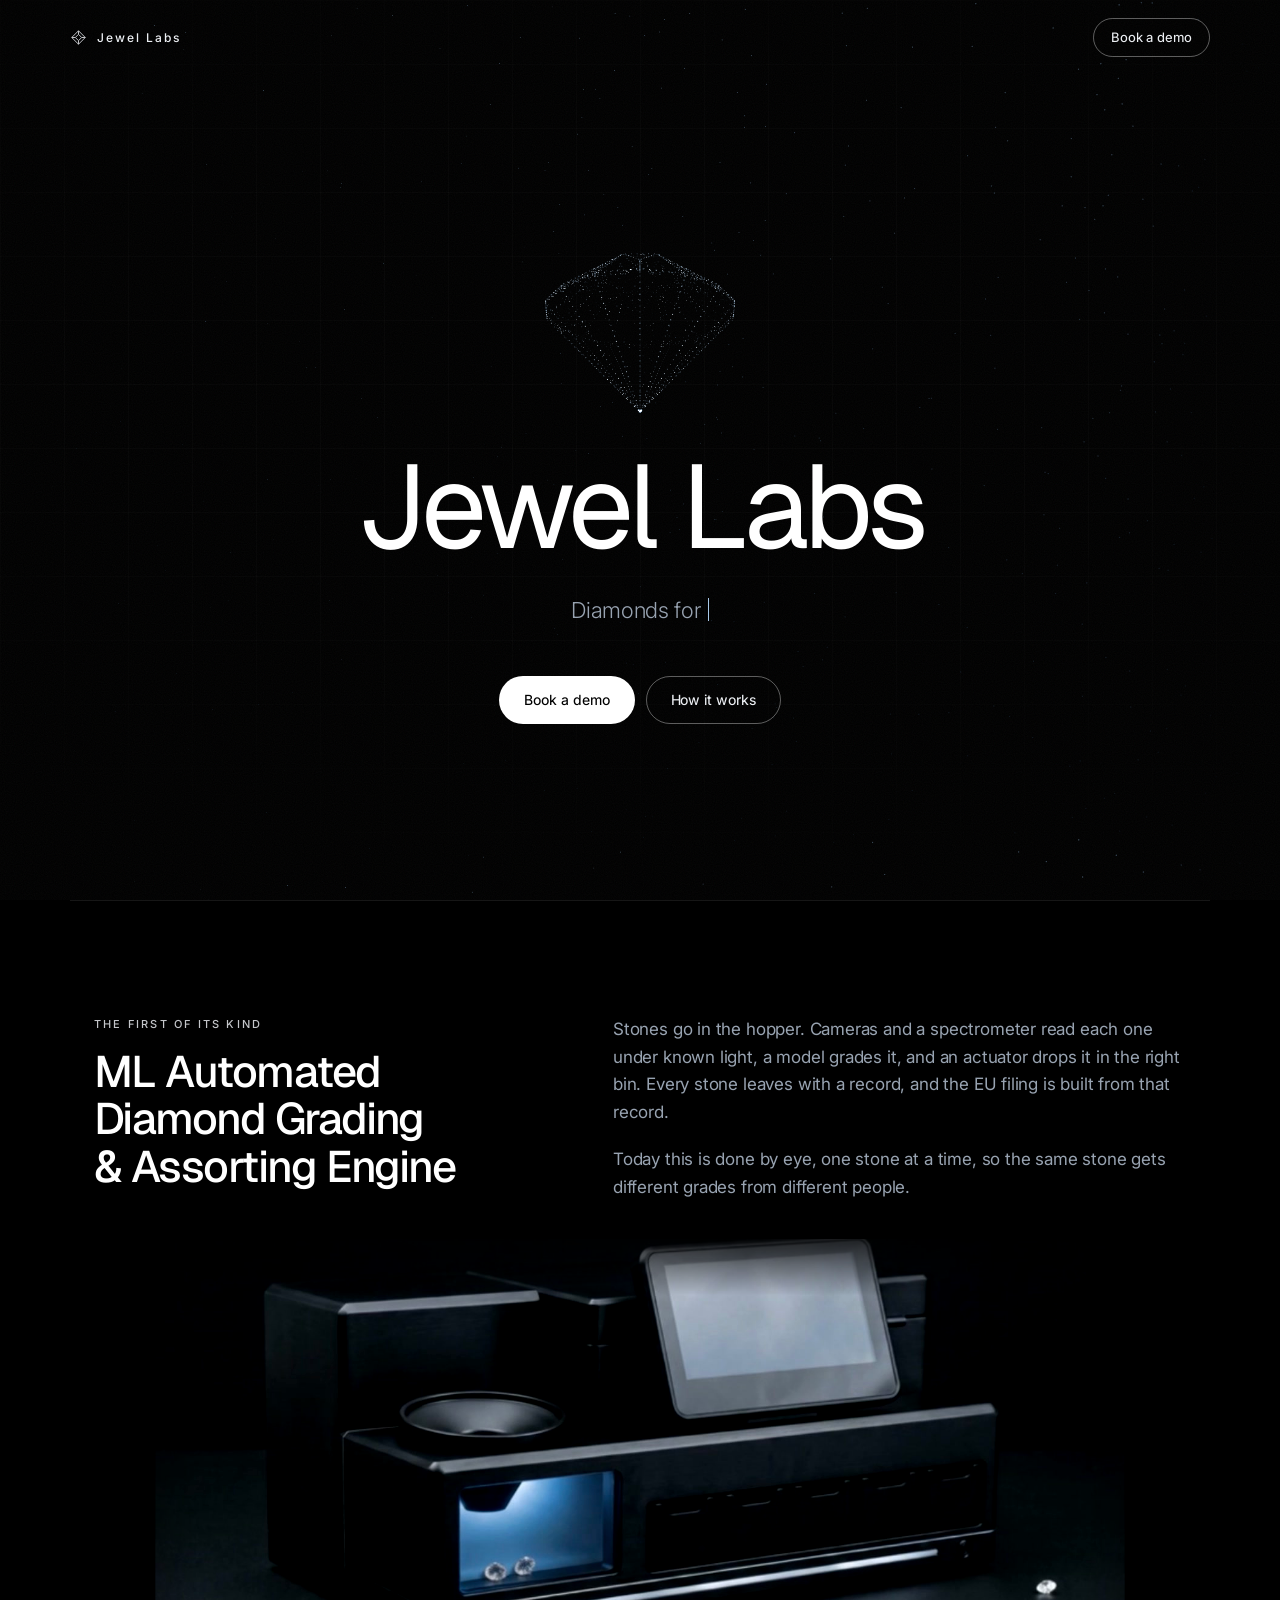
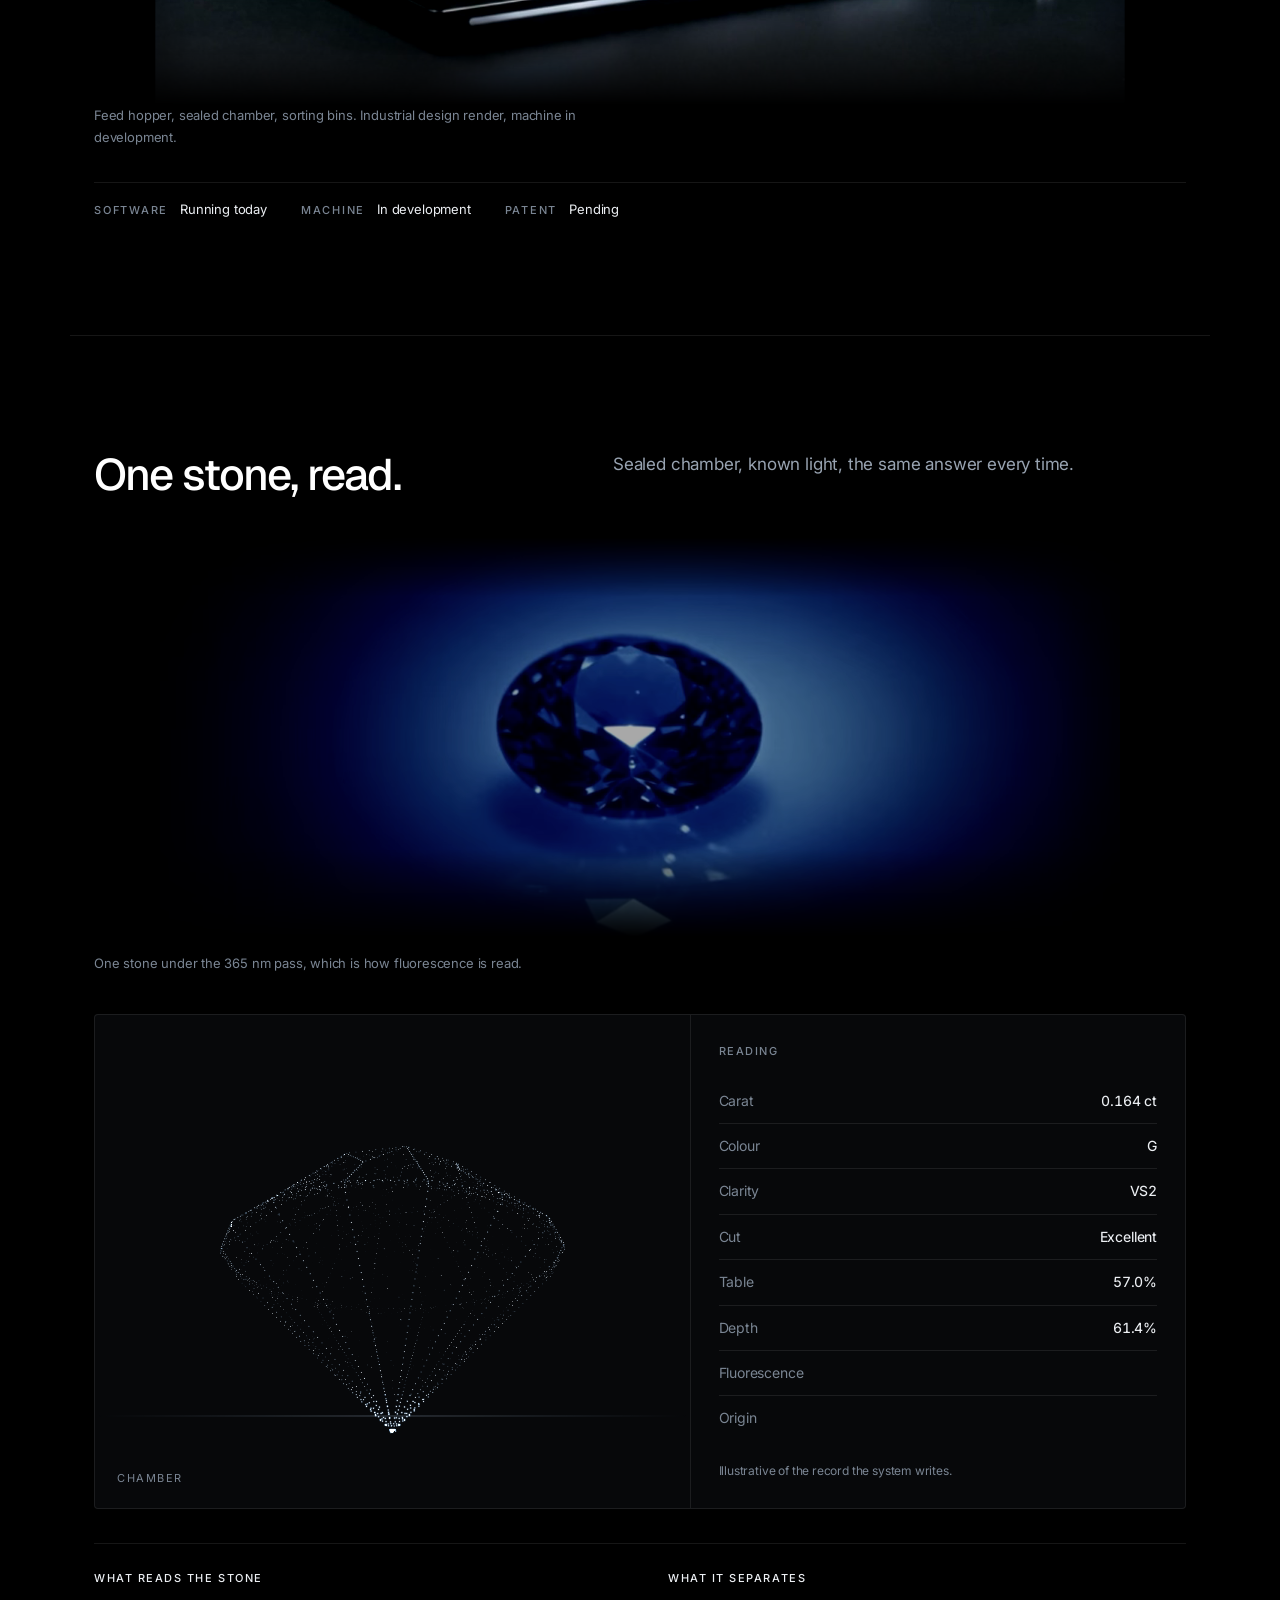
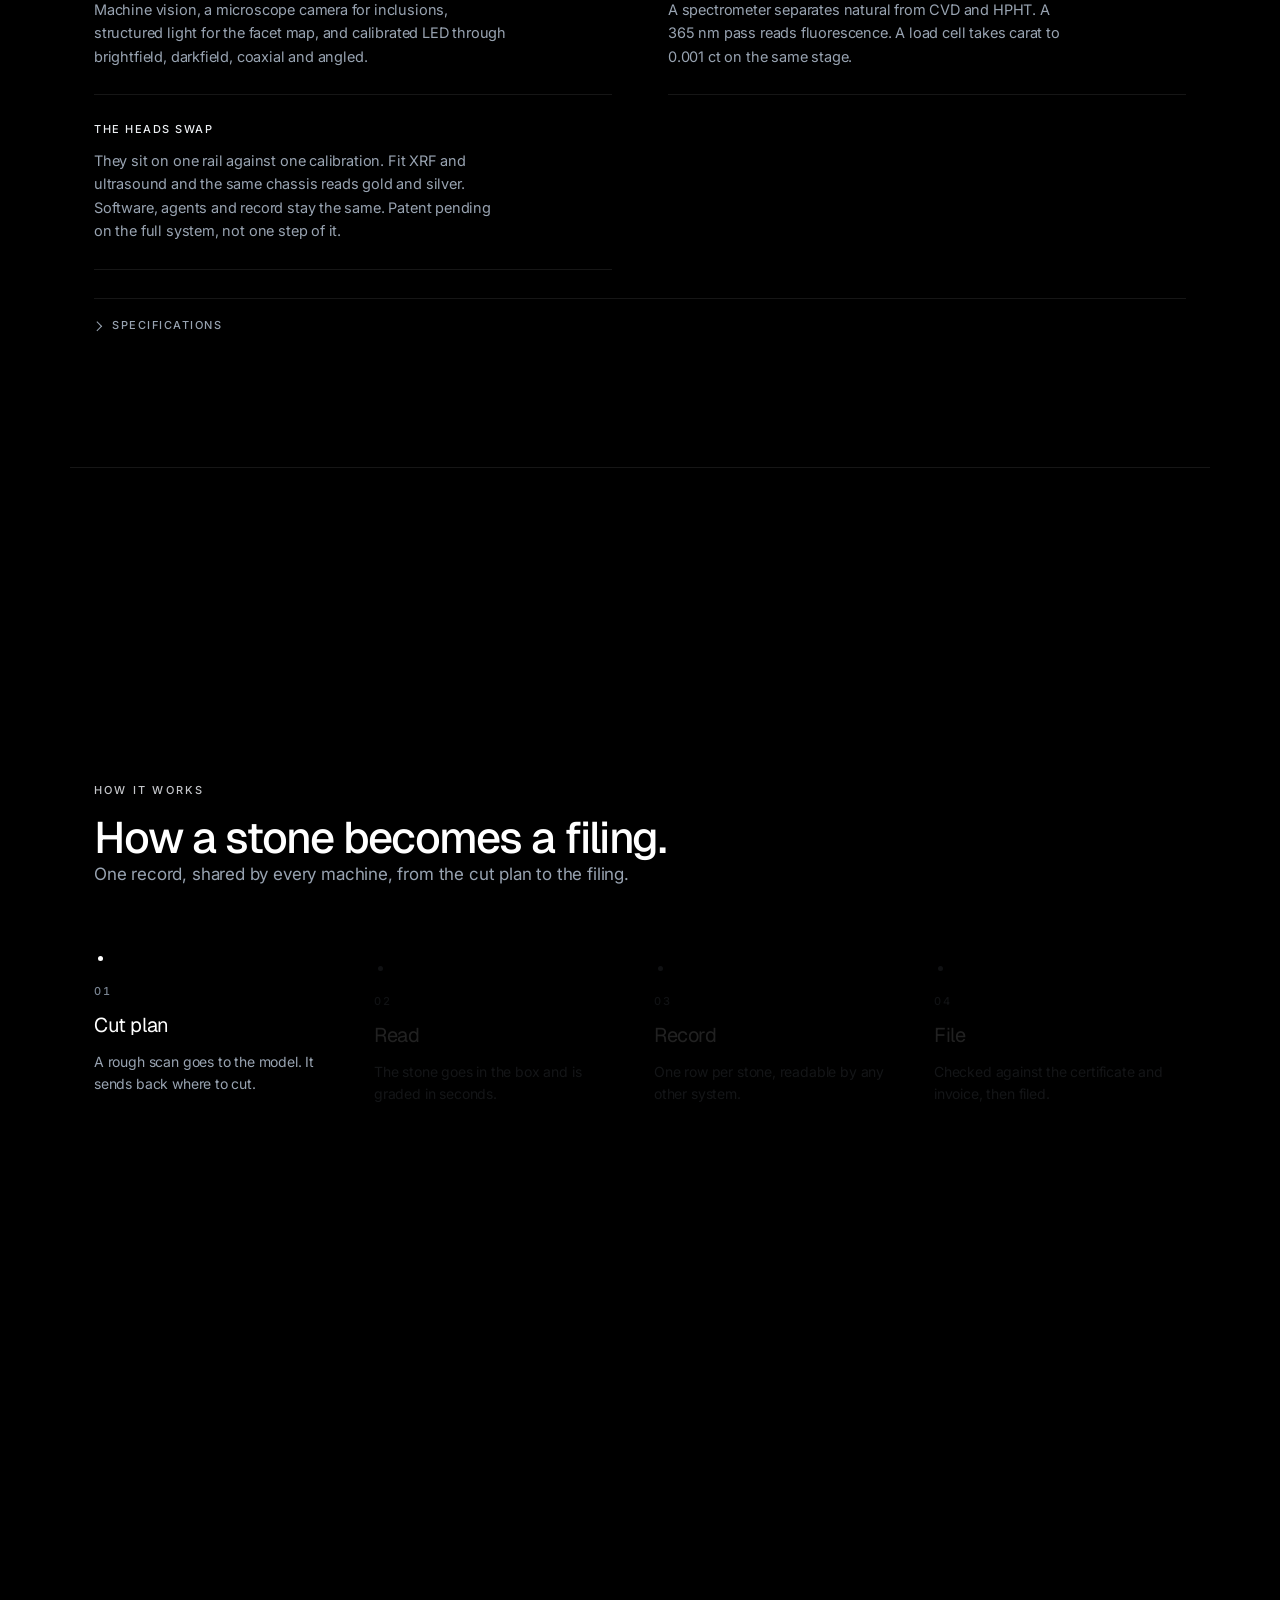
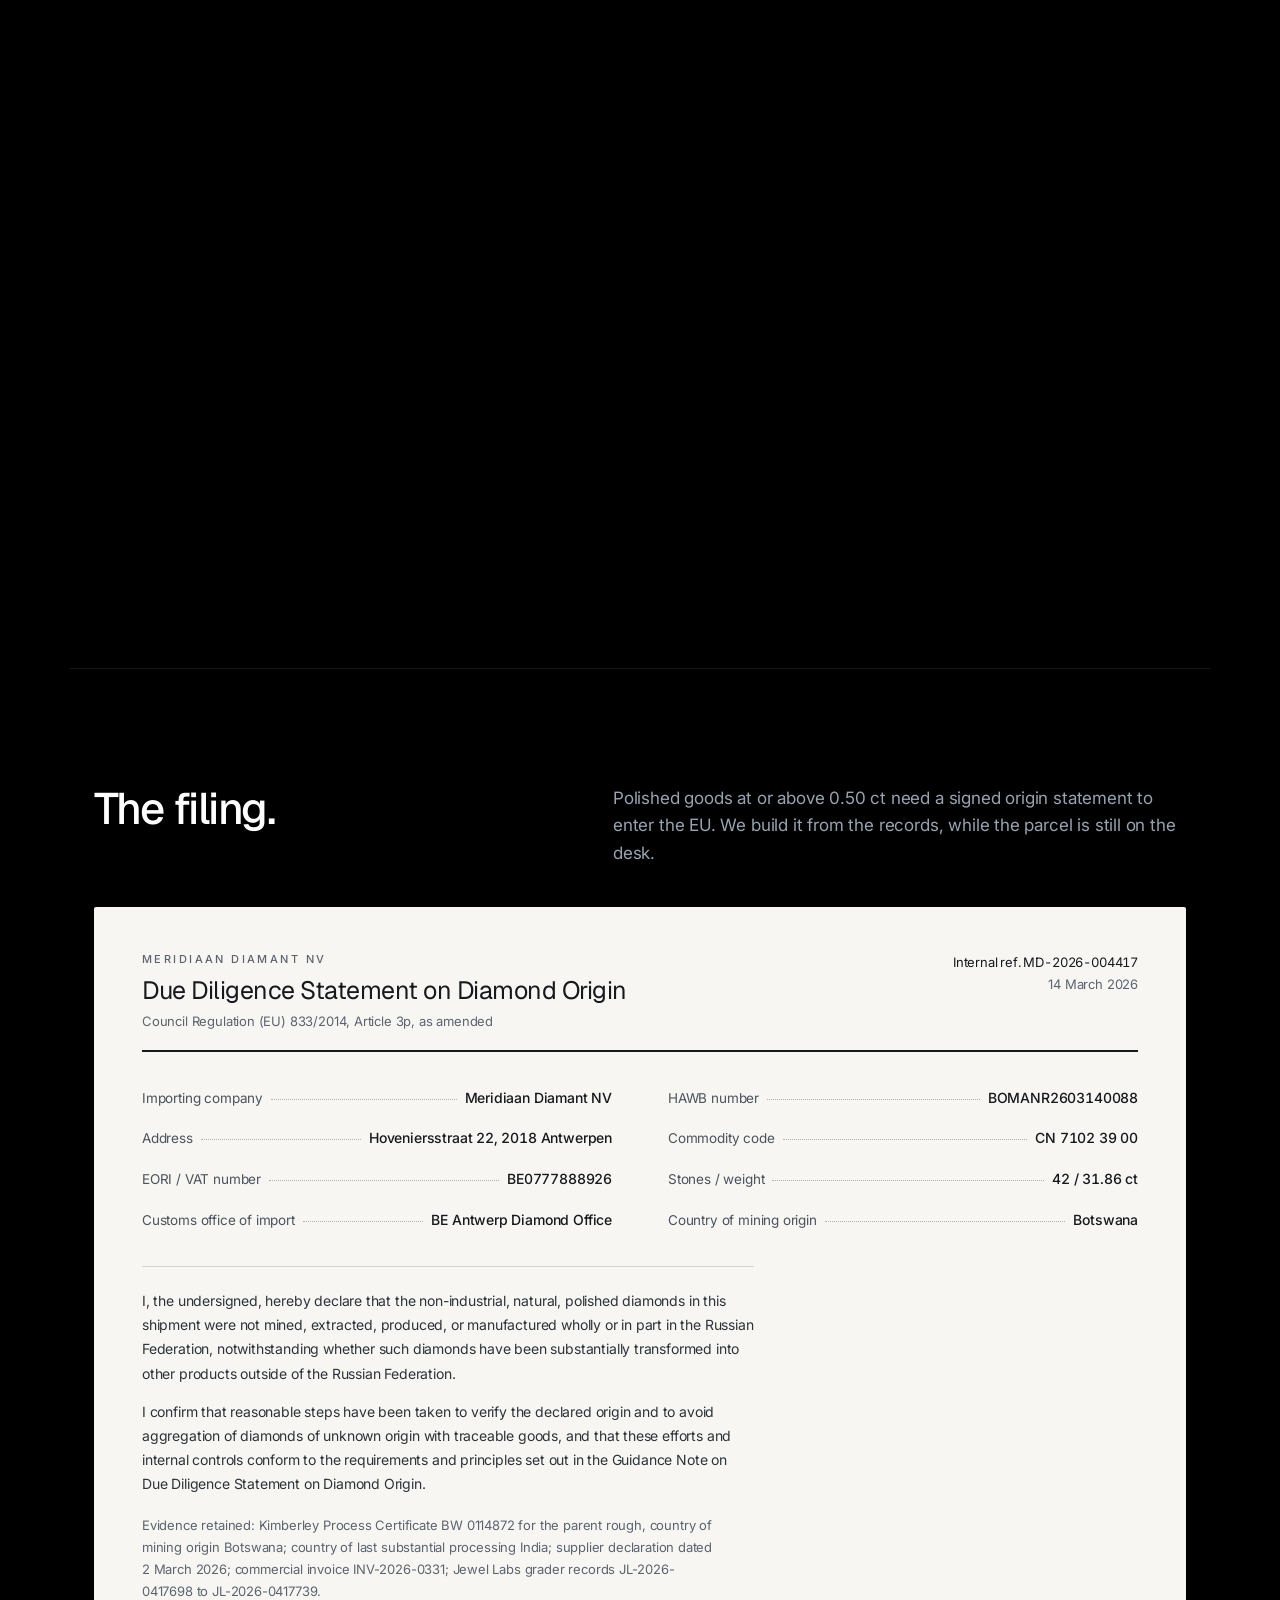
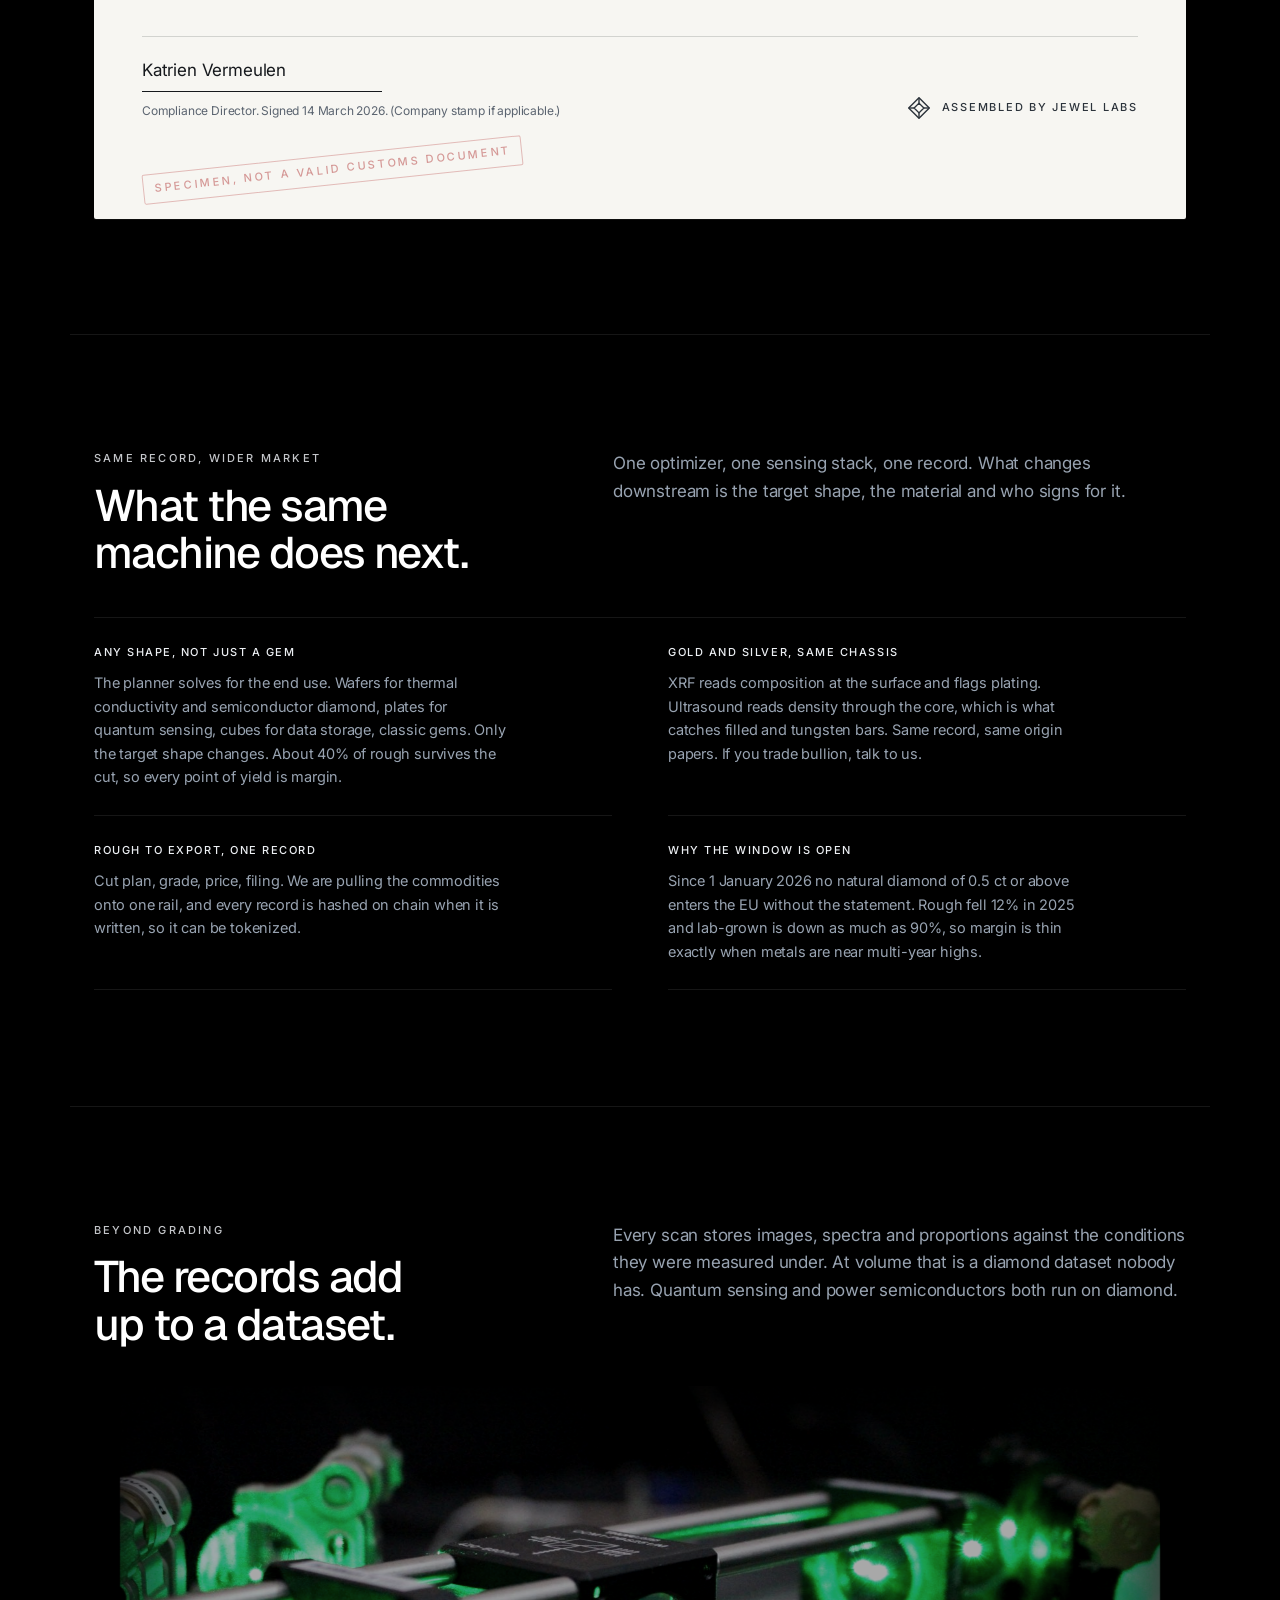
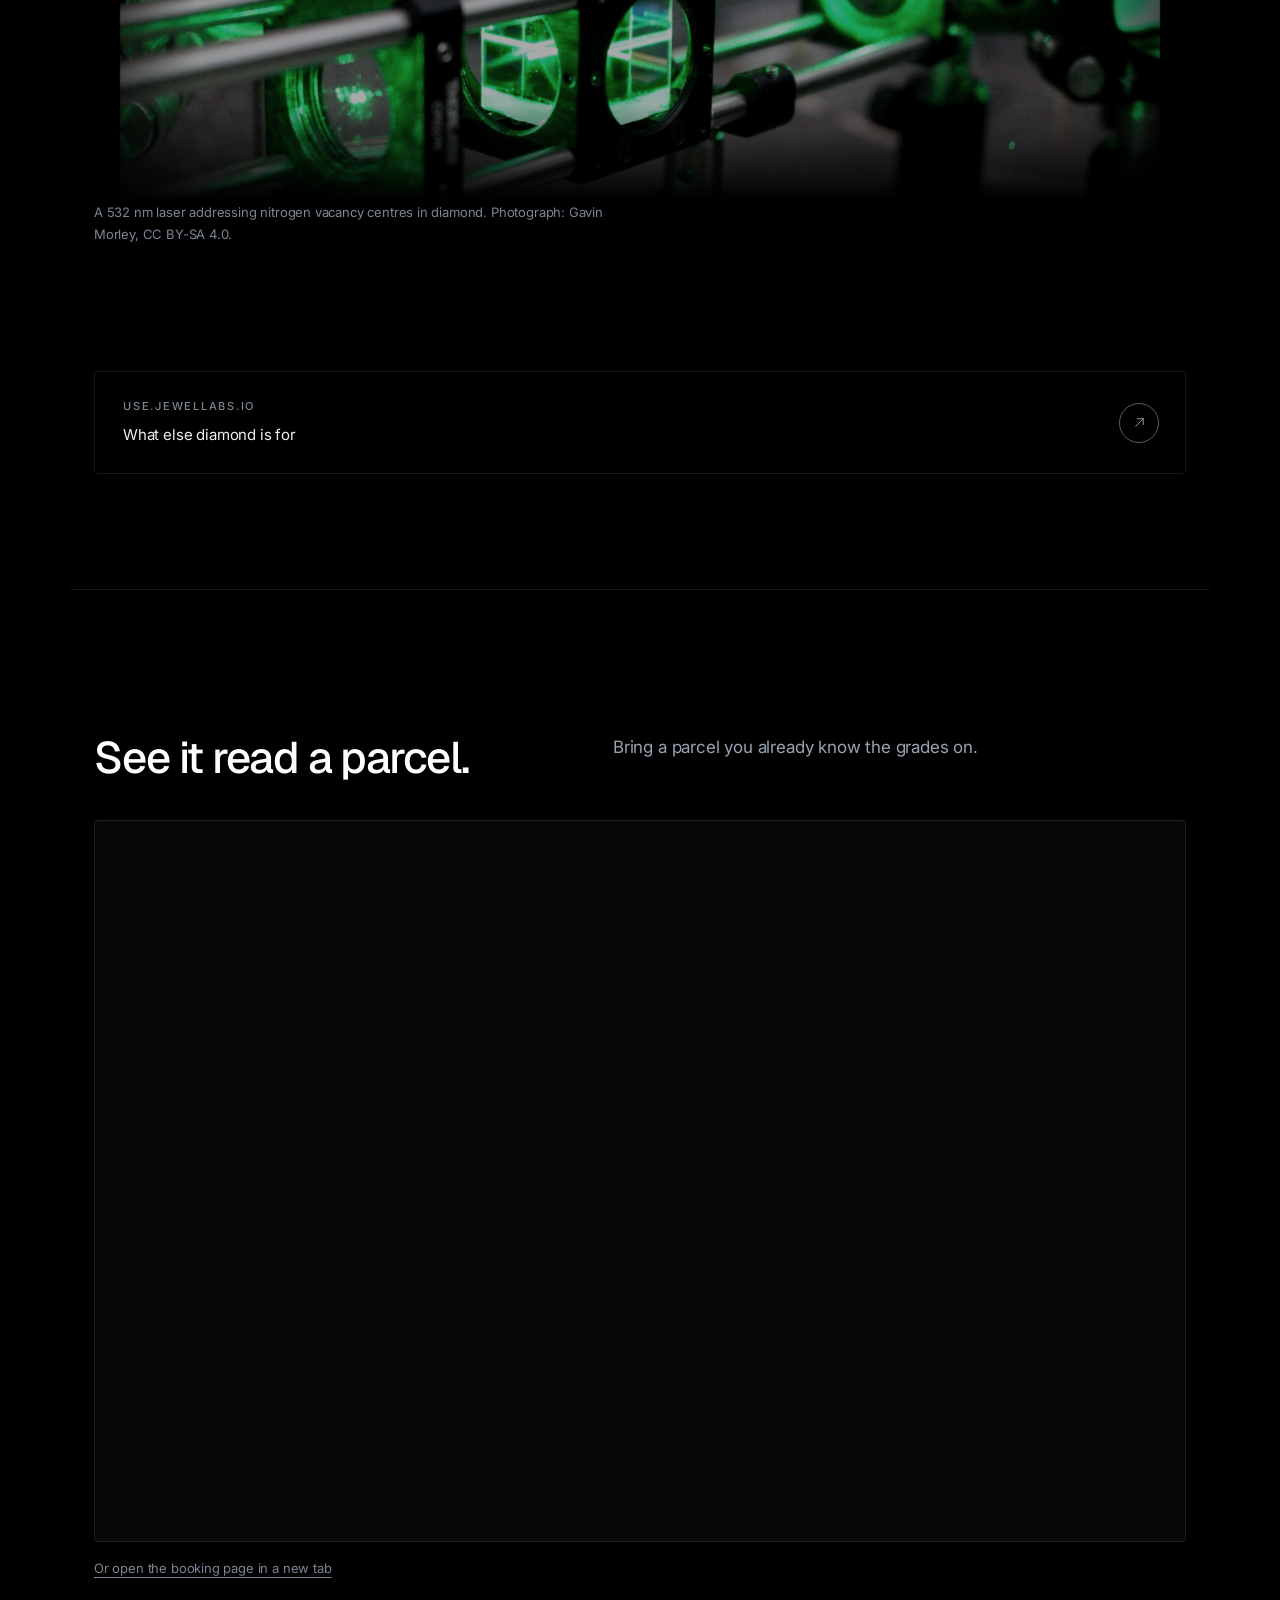
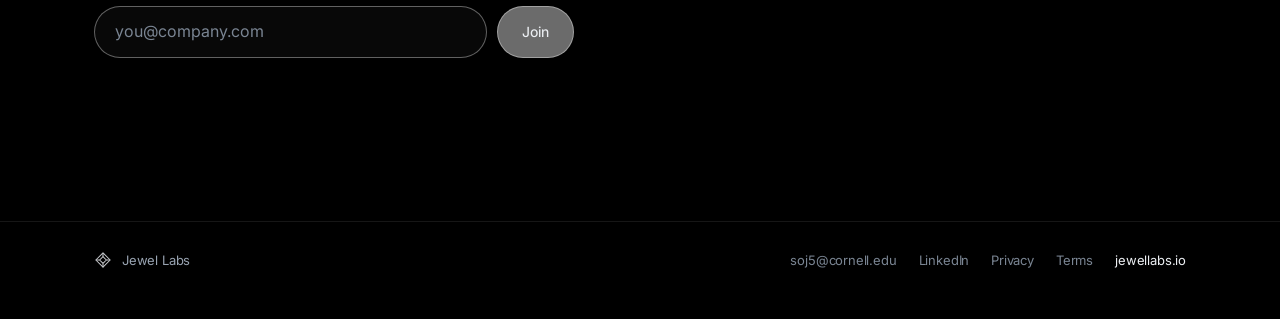
<file: index.html>
<!DOCTYPE html>
<html lang="en">
<head>
<meta charset="UTF-8" />
<meta name="viewport" content="width=device-width, initial-scale=1.0, viewport-fit=cover" />
<meta name="theme-color" content="#000000" />
<link rel="icon" href="favicon.svg?v=37" type="image/svg+xml" sizes="any" />
<link rel="apple-touch-icon" href="favicon.svg?v=37" />

<title>Jewel Labs</title>
<meta name="description" content="Jewel Labs builds automated diamond graders and the machine learning models that run them. A polished stone is read on the desk in seconds, and the EU customs filing is built from the record the machine writes." />
<meta name="author" content="Jewel Labs" />
<link rel="canonical" href="https://grader.jewellabs.io/" />
<meta name="robots" content="index, follow, max-image-preview:large" />

<meta property="og:type" content="website" />
<meta property="og:site_name" content="Jewel Labs" />
<meta property="og:url" content="https://grader.jewellabs.io/" />
<meta property="og:title" content="Jewel Labs" />
<meta property="og:description" content="Hard tech for the diamond trade." />
<meta property="og:image" content="https://grader.jewellabs.io/og.png" />
<meta property="og:image:width" content="1200" />
<meta property="og:image:height" content="630" />
<meta name="twitter:card" content="summary_large_image" />
<meta name="twitter:title" content="Jewel Labs" />
<meta name="twitter:description" content="Hard tech for the diamond trade." />
<meta name="twitter:image" content="https://grader.jewellabs.io/og.png" />

<link rel="preconnect" href="https://fonts.googleapis.com" />
<link rel="preconnect" href="https://fonts.gstatic.com" crossorigin />
<link href="https://fonts.googleapis.com/css2?family=Geist:wght@300;400;500&family=Inter:wght@300;400;450;500&display=swap" rel="stylesheet" />
<link rel="stylesheet" href="style.css?v=37" />
<script>document.documentElement.classList.add('js')</script>

<script type="application/ld+json">
{
  "@context": "https://schema.org",
  "@type": "Organization",
  "name": "Jewel Labs",
  "url": "https://grader.jewellabs.io/",
  "logo": "https://grader.jewellabs.io/favicon.svg",
  "description": "Hard tech for the diamond trade. Jewel Labs builds the first ML automated desk diamond grader: software and a portable scanning machine that grade polished diamonds across cut, colour, clarity, carat, proportions, fluorescence, symmetry and polish, and write the structured record the customs filing is built from.",
  "email": "mailto:soj5@cornell.edu",
  "sameAs": ["https://www.linkedin.com/in/soham-jariwala-18297520a", "https://jewellabs.io/"]
}
</script>
</head>

<body>

<canvas id="ambient" aria-hidden="true"></canvas>
<canvas id="stage" aria-hidden="true"></canvas>
<div id="veil" aria-hidden="true"></div>
<div class="grain" aria-hidden="true"></div>
<script>
/* The intro must clear itself even if the module never loads. */
setTimeout(function () {
  var v = document.getElementById('veil');
  if (v && v.parentNode) v.parentNode.removeChild(v);
  var s = document.getElementById('stage');
  if (s && s.parentNode) s.parentNode.removeChild(s);
  document.body.classList.add('ready');
  // this script hid the record; if app.js never ran, nothing else will ever
  // show it again. The tagline needs no rescue: it is plain text in the markup
  // and app.js only ever takes it apart to type it back in.
  Array.prototype.forEach.call(document.querySelectorAll('.readout b'), function (el) {
    el.classList.add('set');
  });
  document.body.classList.add('stone-home');
}, 7000);
</script>

<a class="skip" href="#main">Skip to content</a>

<header class="nav" id="nav">
  <a class="brand" href="#top" aria-label="Jewel Labs">
    <svg viewBox="0 0 24 24" width="17" height="17" aria-hidden="true" fill="none" stroke="currentColor" stroke-width="1.4" stroke-linejoin="round">
      <polygon points="12,2.5 21.5,12 12,21.5 2.5,12"/><polygon points="12,7.5 16.5,12 12,16.5 7.5,12"/>
      <line x1="12" y1="2.5" x2="12" y2="7.5"/><line x1="12" y1="21.5" x2="12" y2="16.5"/>
      <line x1="2.5" y1="12" x2="7.5" y2="12"/><line x1="21.5" y1="12" x2="16.5" y2="12"/>
    </svg>
    <span translate="no">Jewel&nbsp;Labs</span>
  </a>
  <a class="btn btn--line btn--sm" href="#contact">Book a demo</a>
</header>

<main id="main" tabindex="-1">

<!-- ─────────── HERO ─────────── -->
<section class="hero" id="top">
  <div class="hero__stone"><canvas id="heroGem" aria-hidden="true"></canvas></div>
  <h1 class="wordmark" translate="no">Jewel&nbsp;Labs</h1>
  <p class="tagline" id="tagline" aria-label="Hard tech for the diamond trade.">Hard tech for the diamond trade.</p>
  <div class="cta" id="cta">
    <a class="btn btn--solid" href="#contact">Book a demo</a>
    <a class="btn btn--line" href="#how">How it works</a>
  </div>
</section>

<!-- ─────────── 01 WHAT WE MAKE ─────────── -->
<section class="band band--wide" id="what">
  <div class="band__body">
    <div class="band__head">
      <p class="kicker">The first of its kind</p>
      <h2 class="h2">ML Automated Diamond Grading &amp; Assorting Engine</h2>
    </div>
    <div class="band__lead">
      <p class="lede">
        Stones go in the hopper. Cameras and a spectrometer read each one under known light, a model
        grades it, and an actuator drops it in the right bin. Every stone leaves with a record, and
        the EU filing is built from that record.
      </p>
      <p class="lede">
        Today this is done by eye, one stone at a time, so the same stone gets different grades from
        different people.
      </p>
    </div>

    <figure class="figure figure--wide figure--hw">
      <img src="img/machine.jpg" width="1600" height="794" loading="lazy" decoding="async"
           alt="The desk grading machine: a feed hopper, a touchscreen, a lit scanning chamber with stones inside, and a row of sorting bins along the front." />
      <figcaption>Feed hopper, sealed chamber, sorting bins. Industrial design render, machine in development.</figcaption>
    </figure>

    <dl class="state">
      <div><dt>Software</dt><dd>Running today</dd></div>
      <div><dt>Machine</dt><dd>In development</dd></div>
      <div><dt>Patent</dt><dd>Pending</dd></div>
    </dl>
  </div>
</section>

<!-- ─────────── 02 THE MACHINE ─────────── -->
<section class="band band--wide" id="scan">
  <div class="band__body">
    <div class="band__head">
      <h2 class="h2">One stone, read.</h2>
    </div>
    <div class="band__lead">
      <p class="lede">Sealed chamber, known light, the same answer every time.</p>
    </div>

    <figure class="figure figure--wide">
      <video class="figure__v" width="1280" height="534" poster="img/stone_poster.jpg"
             autoplay muted loop playsinline preload="metadata"
             aria-label="A round brilliant diamond turning under the ultraviolet pass, lit blue.">
        <source src="img/stone.webm" type="video/webm" />
        <source src="img/stone.mp4" type="video/mp4" />
      </video>
      <figcaption>One stone under the 365&nbsp;nm pass, which is how fluorescence is read.</figcaption>
    </figure>


    <div class="bay">
      <div class="bay__view">
        <canvas id="scan-canvas" role="img" aria-label="A diamond turning while a measurement pass reads it."></canvas>
        <span class="bay__tag">Chamber</span>
      </div>
      <div class="bay__read">
        <p class="bay__k">Reading</p>
        <ul class="readout">
          <li><span>Carat</span><b data-r="carat">0.164&nbsp;ct</b></li>
          <li><span>Colour</span><b data-r="colour">G</b></li>
          <li><span>Clarity</span><b data-r="clarity">VS2</b></li>
          <li><span>Cut</span><b data-r="cut">Excellent</b></li>
          <li><span>Table</span><b data-r="table">57.0%</b></li>
          <li><span>Depth</span><b data-r="depth">61.4%</b></li>
          <li><span>Fluorescence</span><b data-r="fluor">Faint blue</b></li>
          <li><span>Origin</span><b data-r="origin">Natural</b></li>
        </ul>
        <p class="bay__foot">Illustrative of the record the system writes.</p>
      </div>
    </div>

    <ol class="tracks tracks--heads">
      <li class="tracks__t">
        <span class="tracks__k">What reads the stone</span>
        <span class="tracks__b">
          Machine vision, a microscope camera for inclusions, structured light for the facet map, and
          calibrated LED through brightfield, darkfield, coaxial and angled.
        </span>
      </li>
      <li class="tracks__t">
        <span class="tracks__k">What it separates</span>
        <span class="tracks__b">
          A spectrometer separates natural from CVD and HPHT. A 365&nbsp;nm pass reads fluorescence.
          A load cell takes carat to 0.001&nbsp;ct on the same stage.
        </span>
      </li>
      <li class="tracks__t">
        <span class="tracks__k">The heads swap</span>
        <span class="tracks__b">
          They sit on one rail against one calibration. Fit XRF and ultrasound and the same chassis
          reads gold and silver. Software, agents and record stay the same. Patent pending on the
          full system, not one step of it.
        </span>
      </li>
    </ol>

    <details class="spec">
      <summary><span class="spec__arrow" aria-hidden="true"></span>Specifications</summary>
      <div class="spec__body">

        <div class="spec__grid">
          <div class="spec__set">
            <p class="spec__k">Sensing</p>
            <dl class="spec__rows">
              <div><dt>Imaging</dt><dd>Machine vision, 360 degree</dd></div>
              <div><dt>Inclusions</dt><dd>Microscope camera</dd></div>
              <div><dt>Geometry</dt><dd>Structured light, facet map</dd></div>
              <div><dt>Material</dt><dd>Spectrometer, natural against CVD and HPHT</dd></div>
              <div><dt>Fluorescence</dt><dd>365&nbsp;nm pass</dd></div>
              <div><dt>Weight</dt><dd>Load cell, 0.001&nbsp;ct resolution</dd></div>
            </dl>
          </div>
          <div class="spec__set">
            <p class="spec__k">Machine</p>
            <dl class="spec__rows">
              <div><dt>Illumination</dt><dd>Calibrated LED, brightfield, darkfield, coaxial, angled</dd></div>
              <div><dt>Chamber</dt><dd>Sealed, no ambient light</dd></div>
              <div><dt>Control</dt><dd>On-device, streams over HTTPS</dd></div>
              <div><dt>Enclosure</dt><dd>Desk unit, carry-on size</dd></div>
              <div><dt>Throughput</dt><dd>Design target, not yet measured</dd></div>
              <div><dt>Calibration</dt><dd>Stored with every record</dd></div>
            </dl>
          </div>
        </div>

        <p class="spec__k spec__k--wide">Record written for one stone</p>
        <div class="spec__grid">
          <dl class="spec__rows">
            <div><dt>Record</dt><dd>JL-2026-0417739</dd></div>
            <div><dt>Description</dt><dd>Natural diamond</dd></div>
            <div><dt>Shape and cut</dt><dd>Round brilliant</dd></div>
            <div><dt>Measurements</dt><dd>3.52 to 3.55 x 2.17&nbsp;mm</dd></div>
            <div><dt>Carat weight</dt><dd>0.164&nbsp;ct</dd></div>
            <div><dt>Colour</dt><dd>G</dd></div>
            <div><dt>Clarity</dt><dd>VS2</dd></div>
          </dl>
          <dl class="spec__rows">
            <div><dt>Cut grade</dt><dd>Excellent</dd></div>
            <div><dt>Polish</dt><dd>Excellent</dd></div>
            <div><dt>Symmetry</dt><dd>Very good</dd></div>
            <div><dt>Fluorescence</dt><dd>Faint blue</dd></div>
            <div><dt>Table / Depth</dt><dd>57.0% / 61.4%</dd></div>
            <div><dt>Crown / Pavilion</dt><dd>34.6&deg; / 40.9&deg;</dd></div>
            <div><dt>Fingerprint</dt><dd class="mono">4f2a 91c7 0d55 b83e</dd></div>
          </dl>
        </div>

        <p class="spec__foot">
          Grades are stated on the GIA scale, which is what the trade prices against. Jewel Labs is
          not a laboratory and does not issue GIA reports. The software runs today. The machine is
          in development and the figures above are design targets.
        </p>
      </div>
    </details>
  </div>
</section>

<!-- ─────────── 03 THE CHAIN ─────────── -->
<section class="band band--wide band--pin" id="how">
  <div class="band__body">
    <div class="pin">
      <div class="pin__stage">
        <div class="band__head">
          <p class="kicker">How it works</p>
          <h2 class="h2">How a stone becomes a filing.</h2>
        </div>
        <div class="band__lead">
          <p class="lede">One record, shared by every machine, from the cut plan to the filing.</p>
        </div>

        <ol class="flow">
          <li class="flow__step">
            <span class="flow__dot" aria-hidden="true"></span>
            <span class="flow__n">01</span>
            <span class="flow__t">Cut plan</span>
            <span class="flow__b">A rough scan goes to the model. It sends back where to cut.</span>
          </li>
          <li class="flow__step">
            <span class="flow__dot" aria-hidden="true"></span>
            <span class="flow__n">02</span>
            <span class="flow__t">Read</span>
            <span class="flow__b">The stone goes in the box and is graded in seconds.</span>
          </li>
          <li class="flow__step">
            <span class="flow__dot" aria-hidden="true"></span>
            <span class="flow__n">03</span>
            <span class="flow__t">Record</span>
            <span class="flow__b">One row per stone, readable by any other system.</span>
          </li>
          <li class="flow__step">
            <span class="flow__dot" aria-hidden="true"></span>
            <span class="flow__n">04</span>
            <span class="flow__t">File</span>
            <span class="flow__b">Checked against the certificate and invoice, then filed.</span>
          </li>
        </ol>

      </div>
    </div>
  </div>
</section>

<!-- ─────────── 04 THE FILING ─────────── -->
<section class="band" id="paperwork">
  <div class="band__body">
    <div class="band__head">
      <h2 class="h2">The filing.</h2>
    </div>
    <div class="band__lead">
      <p class="lede">
      Polished goods at or above 0.50&nbsp;ct need a signed origin statement to enter the EU. We build
      it from the records, while the parcel is still on the desk.
      </p>
    </div>

    <article class="sheet" translate="no">
      <div class="sheet__top">
        <div>
          <p class="sheet__org">Meridiaan Diamant NV</p>
          <p class="sheet__kind">Due Diligence Statement on Diamond Origin</p>
          <p class="sheet__basis">Council Regulation (EU) 833/2014, Article 3p, as amended</p>
        </div>
        <div class="sheet__meta">
          <p>Internal ref. MD-2026-004417</p>
          <p>14 March 2026</p>
        </div>
      </div>

      <div class="sheet__cols">
        <dl class="rows">
          <div><dt>Importing company</dt><i></i><dd>Meridiaan Diamant NV</dd></div>
          <div><dt>Address</dt><i></i><dd>Hoveniersstraat 22, 2018 Antwerpen</dd></div>
          <div><dt>EORI / VAT number</dt><i></i><dd>BE0777888926</dd></div>
          <div><dt>Customs office of import</dt><i></i><dd>BE Antwerp Diamond Office</dd></div>
        </dl>
        <dl class="rows">
          <div><dt>HAWB number</dt><i></i><dd>BOMANR2603140088</dd></div>
          <div><dt>Commodity code</dt><i></i><dd>CN 7102 39 00</dd></div>
          <div><dt>Stones / weight</dt><i></i><dd>42 / 31.86&nbsp;ct</dd></div>
          <div><dt>Country of mining origin</dt><i></i><dd>Botswana</dd></div>
        </dl>
      </div>

      <p class="sheet__dec">
        I, the undersigned, hereby declare that the non-industrial, natural, polished diamonds in
        this shipment were not mined, extracted, produced, or manufactured wholly or in part in the
        Russian Federation, notwithstanding whether such diamonds have been substantially
        transformed into other products outside of the Russian Federation.
      </p>
      <p class="sheet__dec sheet__dec--run">
        I confirm that reasonable steps have been taken to verify the declared origin and to avoid
        aggregation of diamonds of unknown origin with traceable goods, and that these efforts and
        internal controls conform to the requirements and principles set out in the Guidance Note on
        Due Diligence Statement on Diamond Origin.
      </p>

      <p class="sheet__note">
        Evidence retained: Kimberley Process Certificate BW&nbsp;0114872 for the parent rough,
        country of mining origin Botswana; country of last substantial processing India; supplier
        declaration dated 2 March 2026; commercial invoice INV-2026-0331; Jewel Labs grader records
        JL-2026-0417698 to JL-2026-0417739.
      </p>

      <div class="sheet__foot">
        <div class="sheet__sign">
          <p class="sheet__sig">Katrien Vermeulen</p>
          <p class="sheet__cap">Compliance Director. Signed 14 March 2026. (Company stamp if applicable.)</p>
        </div>
        <div class="mark" aria-hidden="true">
          <svg viewBox="0 0 24 24" width="26" height="26" fill="none" stroke="currentColor" stroke-width="1.3" stroke-linejoin="round">
            <polygon points="12,2.5 21.5,12 12,21.5 2.5,12"/><polygon points="12,7.5 16.5,12 12,16.5 7.5,12"/>
            <line x1="12" y1="2.5" x2="12" y2="7.5"/><line x1="12" y1="21.5" x2="12" y2="16.5"/>
            <line x1="2.5" y1="12" x2="7.5" y2="12"/><line x1="21.5" y1="12" x2="16.5" y2="12"/>
          </svg>
          <span>Assembled by Jewel&nbsp;Labs</span>
        </div>
      </div>
      <p class="sheet__stamp">Specimen, not a valid customs document</p>
    </article>
  </div>
</section>

<!-- ─────────── 05 WHAT THE SAME MACHINE DOES NEXT ─────────── -->
<section class="band band--wide" id="next">
  <div class="band__body">
    <div class="band__head">
      <p class="kicker">Same record, wider market</p>
      <h2 class="h2">What the same machine does next.</h2>
    </div>
    <div class="band__lead">
      <p class="lede">
        One optimizer, one sensing stack, one record. What changes downstream is the target shape,
        the material and who signs for it.
      </p>
    </div>

    <ol class="tracks">
      <li class="tracks__t">
        <span class="tracks__k">Any shape, not just a gem</span>
        <span class="tracks__b">
          The planner solves for the end use. Wafers for thermal conductivity and semiconductor
          diamond, plates for quantum sensing, cubes for data storage, classic gems. Only the target
          shape changes. About 40% of rough survives the cut, so every point of yield is margin.
        </span>
      </li>
      <li class="tracks__t">
        <span class="tracks__k">Gold and silver, same chassis</span>
        <span class="tracks__b">
          XRF reads composition at the surface and flags plating. Ultrasound reads density through
          the core, which is what catches filled and tungsten bars. Same record, same origin papers.
          If you trade bullion, talk to us.
        </span>
      </li>
      <li class="tracks__t">
        <span class="tracks__k">Rough to export, one record</span>
        <span class="tracks__b">
          Cut plan, grade, price, filing. We are pulling the commodities onto one rail, and every
          record is hashed on chain when it is written, so it can be tokenized.
        </span>
      </li>
      <li class="tracks__t">
        <span class="tracks__k">Why the window is open</span>
        <span class="tracks__b">
          Since 1 January 2026 no natural diamond of 0.5&nbsp;ct or above enters the EU without the
          statement. Rough fell 12% in 2025 and lab-grown is down as much as 90%, so margin is thin
          exactly when metals are near multi-year highs.
        </span>
      </li>
    </ol>
  </div>
</section>

<!-- ─────────── 05 THE DATASET ─────────── -->
<section class="band band--wide" id="dataset">
  <div class="band__body">
    <div class="band__head">
      <p class="kicker">Beyond grading</p>
      <h2 class="h2">The records add up to a dataset.</h2>
    </div>
    <div class="band__lead">
      <p class="lede">
      Every scan stores images, spectra and proportions against the conditions they were measured
      under. At volume that is a diamond dataset nobody has. Quantum sensing and power
      semiconductors both run on diamond.
      </p>
    </div>

    <figure class="figure figure--wide">
      <img src="img/quantum.jpg" width="1600" height="659" loading="lazy" decoding="async"
           alt="A green 532 nanometre laser passing through beamsplitter cubes on an optical bench in a quantum sensing laboratory." />
      <figcaption>
        A 532&nbsp;nm laser addressing nitrogen vacancy centres in diamond. Photograph: Gavin Morley,
        CC&nbsp;BY-SA&nbsp;4.0.
      </figcaption>
    </figure>

    <a class="onward" href="https://use.jewellabs.io/" target="_blank" rel="noopener noreferrer">
      <span class="onward__x">
        <span class="onward__k">use.jewellabs.io</span>
        <span class="onward__t">What else diamond is for</span>
      </span>
      <span class="onward__go" aria-hidden="true">
        <svg viewBox="0 0 24 24" width="15" height="15" fill="none" stroke="currentColor"
             stroke-width="1.5" stroke-linecap="round" stroke-linejoin="round">
          <path d="M6 18L18 6"/><path d="M9 6h9v9"/>
        </svg>
      </span>
    </a>
  </div>
</section>

<!-- ─────────── 06 CONTACT ─────────── -->
<section class="band band--wide band--end" id="contact">
  <div class="band__body">
    <div class="band__head">
      <h2 class="h2">See it read a parcel.</h2>
    </div>
    <div class="band__lead">
      <p class="lede">Bring a parcel you already know the grades on.</p>
    </div>

    <div class="cal">
      <iframe
        title="Book a fifteen minute demo with Jewel Labs"
        src="https://cal.com/soham-jariwala-4fvbkw/15min?embed=true&amp;theme=dark"
        loading="lazy"
        referrerpolicy="no-referrer-when-downgrade"></iframe>
    </div>
    <p class="cal__alt">
      <a href="https://cal.com/soham-jariwala-4fvbkw/15min" target="_blank" rel="noopener noreferrer">Or open the booking page in a new tab</a>
    </p>

    <form class="wl" id="waitlist" novalidate>
      <label class="sr" for="email">Email address</label>
      <input class="wl__in" id="email" name="email" type="email" inputmode="email"
             autocomplete="email" placeholder="you@company.com" spellcheck="false" required
             aria-describedby="waitlistMsg" />
      <button class="btn btn--line" type="submit">Join</button>
    </form>
    <p class="wl__msg" id="waitlistMsg" role="status" aria-live="polite" tabindex="-1"></p>
  </div>
</section>

</main>

<footer class="foot">
  <div class="foot__row">
    <a class="foot__brand" href="https://jewellabs.io/" target="_blank" rel="noopener noreferrer">
      <svg viewBox="0 0 24 24" width="18" height="18" aria-hidden="true" fill="none" stroke="currentColor" stroke-width="1.4" stroke-linejoin="round">
        <polygon points="12,2.5 21.5,12 12,21.5 2.5,12"/><polygon points="12,7.5 16.5,12 12,16.5 7.5,12"/>
        <line x1="12" y1="2.5" x2="12" y2="7.5"/><line x1="12" y1="21.5" x2="12" y2="16.5"/>
        <line x1="2.5" y1="12" x2="7.5" y2="12"/><line x1="21.5" y1="12" x2="16.5" y2="12"/>
      </svg>
      <span>Jewel&nbsp;Labs</span>
    </a>
    <nav class="foot__nav" aria-label="Footer">
      <a href="mailto:soj5@cornell.edu">soj5@cornell.edu</a>
      <a href="https://www.linkedin.com/in/soham-jariwala-18297520a" target="_blank" rel="noopener noreferrer">LinkedIn</a>
      <a href="privacy.html">Privacy</a>
      <a href="terms.html">Terms</a>
      <a class="foot__home" href="https://jewellabs.io/" target="_blank" rel="noopener noreferrer">jewellabs.io</a>
    </nav>
  </div>
</footer>

<script src="app.js?v=37" defer></script>
</body>
</html>
</file>
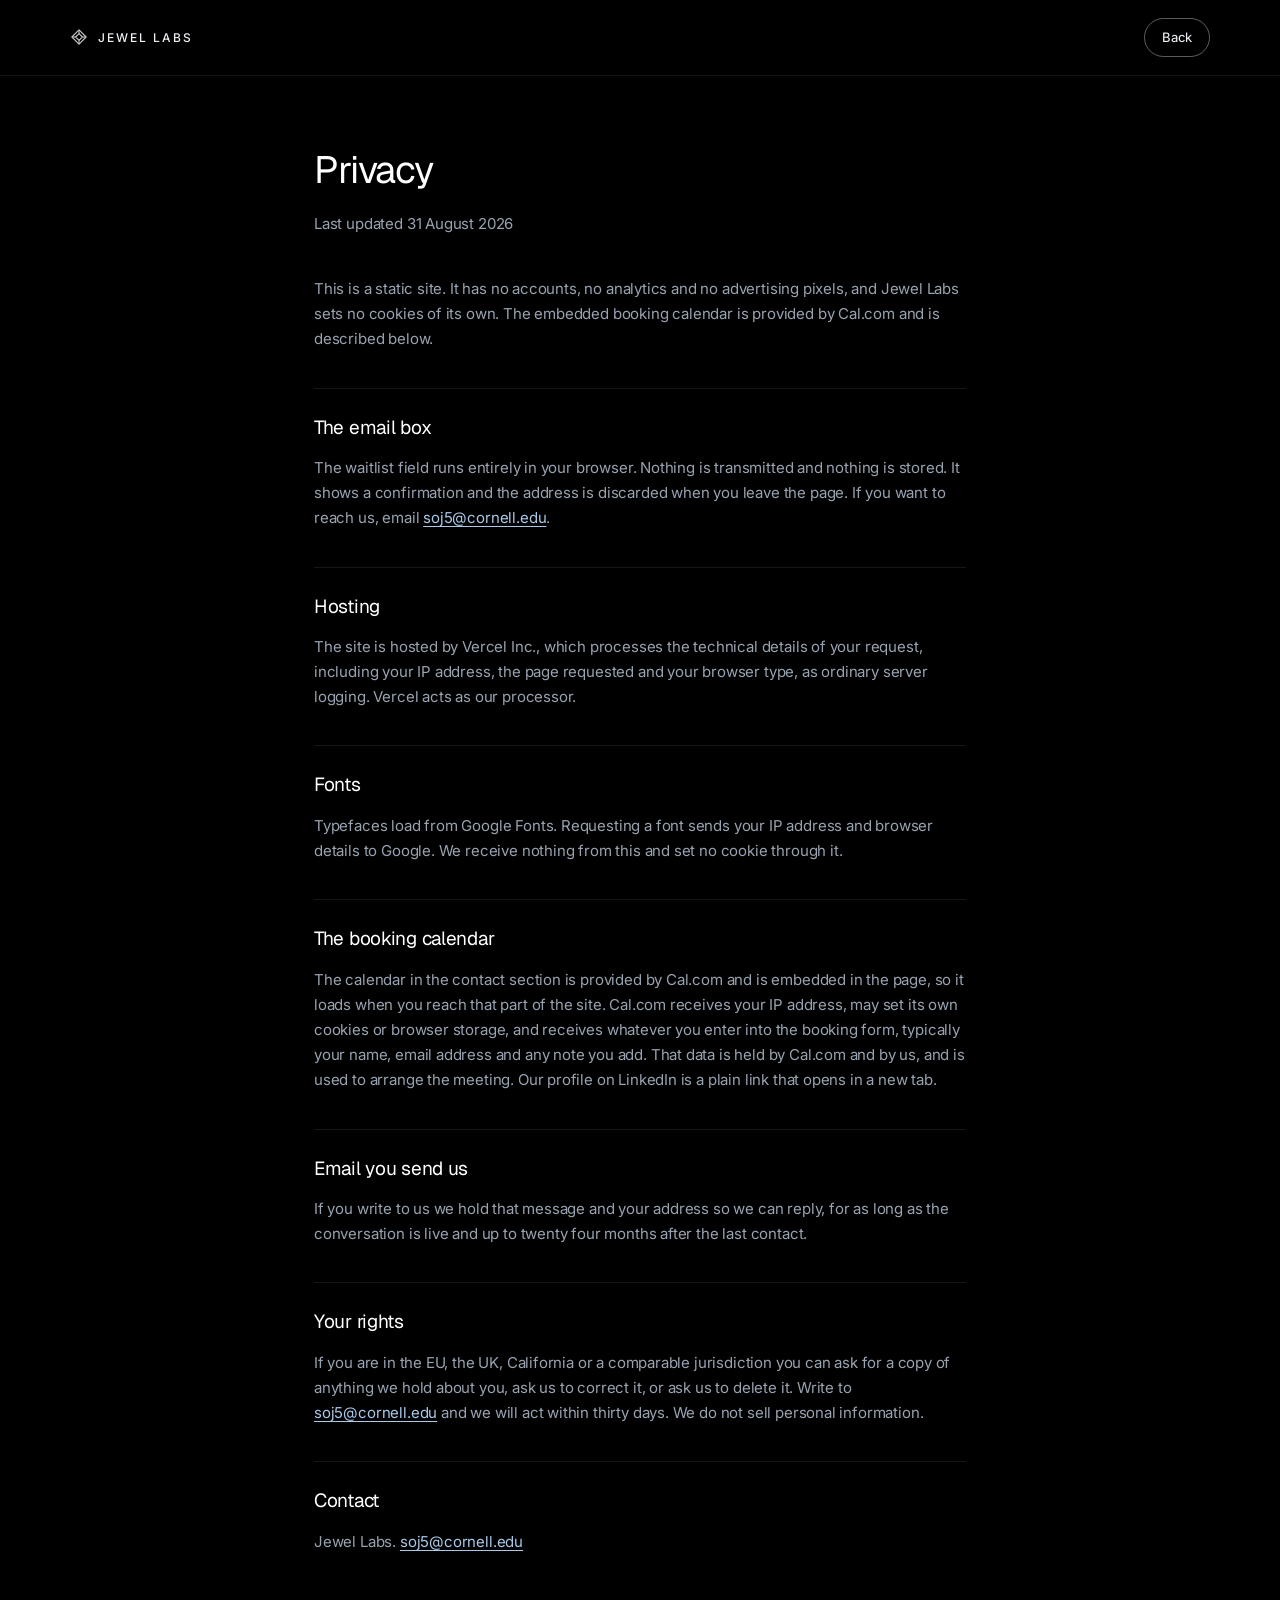
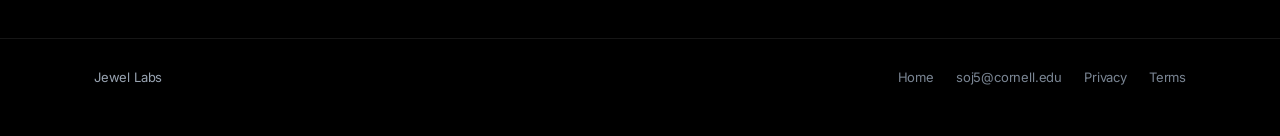
<file: privacy.html>
<!DOCTYPE html>
<html lang="en">
<head>
<meta charset="UTF-8" />
<meta name="viewport" content="width=device-width, initial-scale=1.0" />
<meta name="theme-color" content="#000000" />
<title>Privacy | Jewel Labs</title>
<meta name="description" content="What this site collects, and what it does not." />
<link rel="canonical" href="https://grader.jewellabs.io/privacy" />
<link rel="icon" href="favicon.svg?v=37" type="image/svg+xml" />
<link rel="preconnect" href="https://fonts.googleapis.com" />
<link rel="preconnect" href="https://fonts.gstatic.com" crossorigin />
<link href="https://fonts.googleapis.com/css2?family=Geist:wght@300;400;500&family=Inter:wght@300;400;500&display=swap" rel="stylesheet" />
<link rel="stylesheet" href="style.css?v=37" />
</head>
<body>
<header class="nav stuck">
  <a class="brand" href="/" aria-label="Jewel Labs">
    <svg viewBox="0 0 24 24" width="18" height="18" aria-hidden="true" fill="none" stroke="currentColor" stroke-width="1.5" stroke-linejoin="round">
      <polygon points="12,2.5 21.5,12 12,21.5 2.5,12"/><polygon points="12,7.5 16.5,12 12,16.5 7.5,12"/>
      <line x1="12" y1="2.5" x2="12" y2="7.5"/><line x1="12" y1="21.5" x2="12" y2="16.5"/>
      <line x1="2.5" y1="12" x2="7.5" y2="12"/><line x1="21.5" y1="12" x2="16.5" y2="12"/>
    </svg>
    <span translate="no">JEWEL&nbsp;LABS</span>
  </a>
  <a class="btn btn--line btn--sm" href="/">Back</a>
</header>
<main class="legal">
<h1>Privacy</h1>
<p class="legal__date">Last updated 31 August 2026</p>

<p>This is a static site. It has no accounts, no analytics and no advertising pixels, and Jewel Labs sets no cookies of its own. The embedded booking calendar is provided by Cal.com and is described below.</p>

<h2>The email box</h2>
<p>The waitlist field runs entirely in your browser. Nothing is transmitted and nothing is stored. It shows a confirmation and the address is discarded when you leave the page. If you want to reach us, email <a href="mailto:soj5@cornell.edu">soj5@cornell.edu</a>.</p>

<h2>Hosting</h2>
<p>The site is hosted by Vercel Inc., which processes the technical details of your request, including your IP address, the page requested and your browser type, as ordinary server logging. Vercel acts as our processor.</p>

<h2>Fonts</h2>
<p>Typefaces load from Google Fonts. Requesting a font sends your IP address and browser details to Google. We receive nothing from this and set no cookie through it.</p>

<h2>The booking calendar</h2>
<p>The calendar in the contact section is provided by Cal.com and is embedded in the page, so it loads when you reach that part of the site. Cal.com receives your IP address, may set its own cookies or browser storage, and receives whatever you enter into the booking form, typically your name, email address and any note you add. That data is held by Cal.com and by us, and is used to arrange the meeting. Our profile on LinkedIn is a plain link that opens in a new tab.</p>

<h2>Email you send us</h2>
<p>If you write to us we hold that message and your address so we can reply, for as long as the conversation is live and up to twenty four months after the last contact.</p>

<h2>Your rights</h2>
<p>If you are in the EU, the UK, California or a comparable jurisdiction you can ask for a copy of anything we hold about you, ask us to correct it, or ask us to delete it. Write to <a href="mailto:soj5@cornell.edu">soj5@cornell.edu</a> and we will act within thirty days. We do not sell personal information.</p>

<h2>Contact</h2>
<p>Jewel Labs. <a href="mailto:soj5@cornell.edu">soj5@cornell.edu</a></p>
</main>
<footer class="foot">
  <div class="foot__row">
  <span class="foot__brand">Jewel Labs</span>
  <nav class="foot__nav" aria-label="Footer">
    <a href="/">Home</a>
    <a href="mailto:soj5@cornell.edu">soj5@cornell.edu</a>
    <a href="privacy.html">Privacy</a>
    <a href="terms.html">Terms</a>
  </nav>
  </div>
</footer>
</body>
</html>
</file>
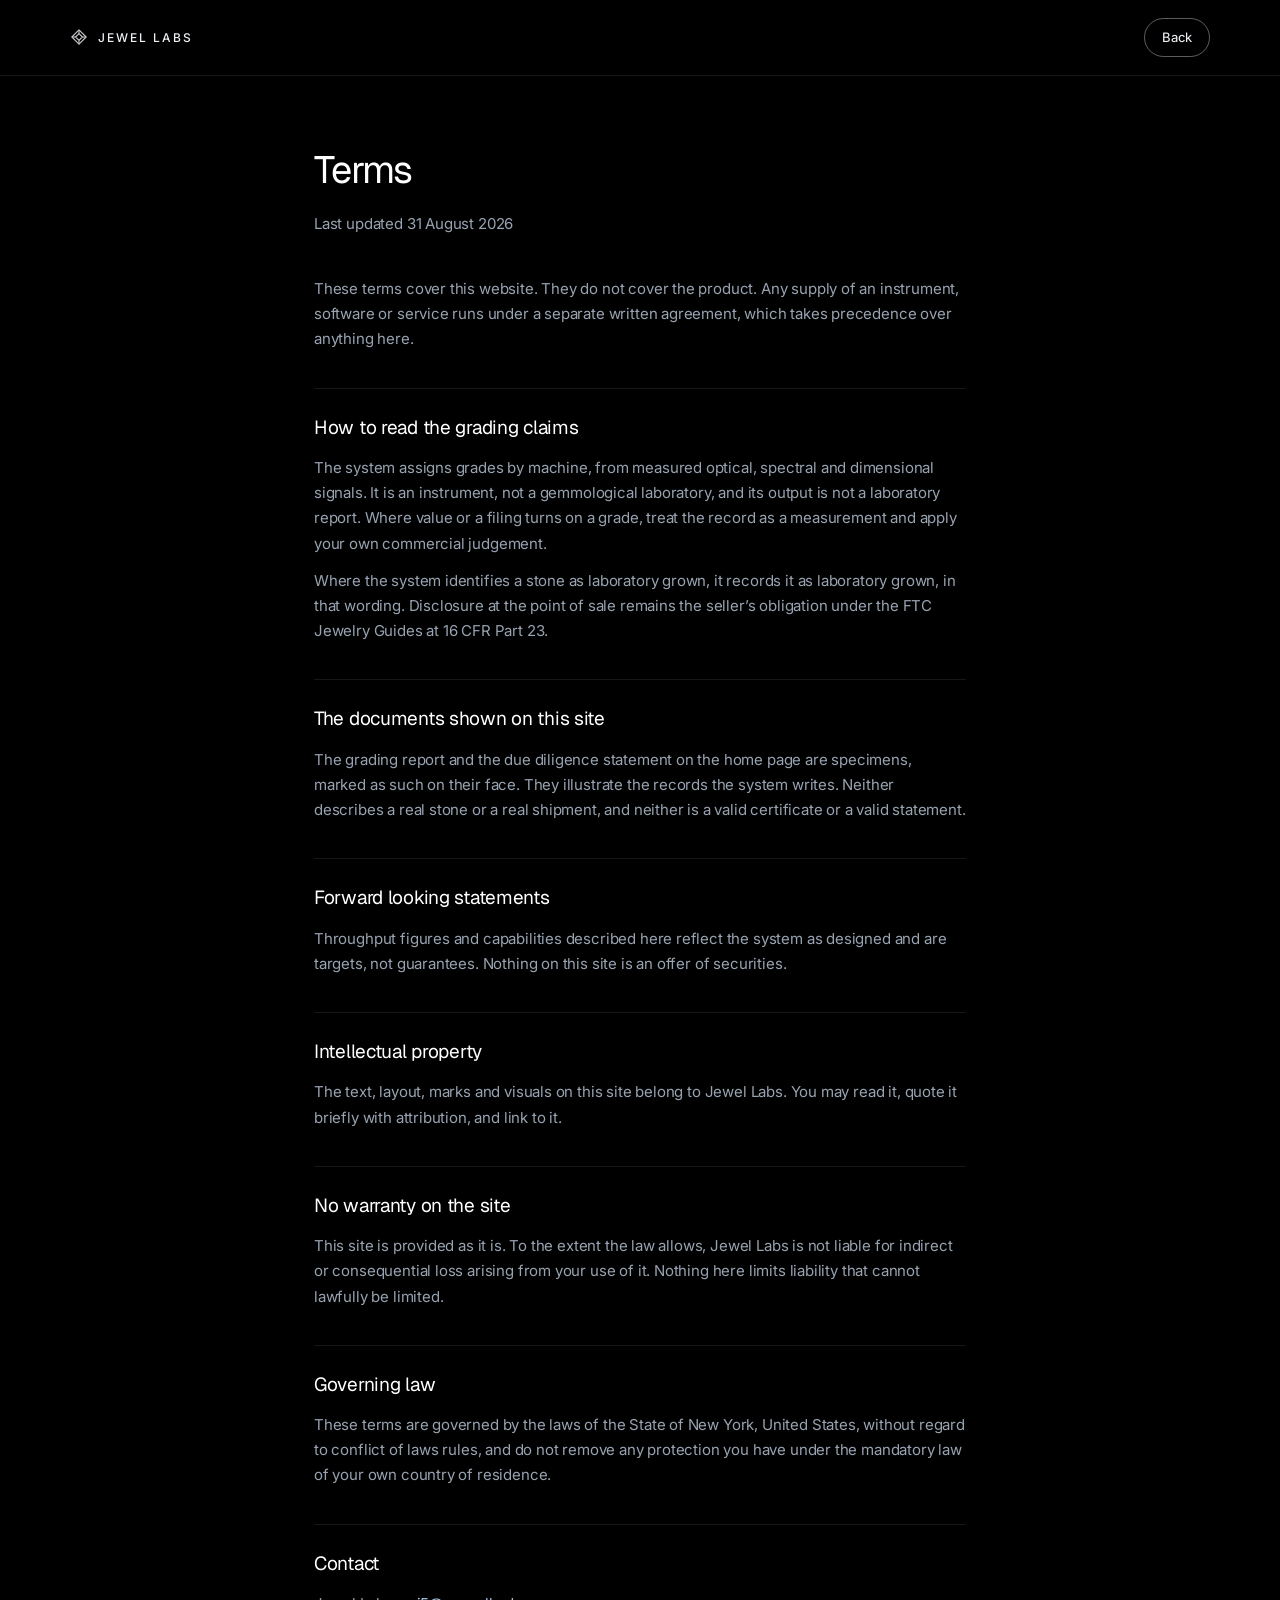
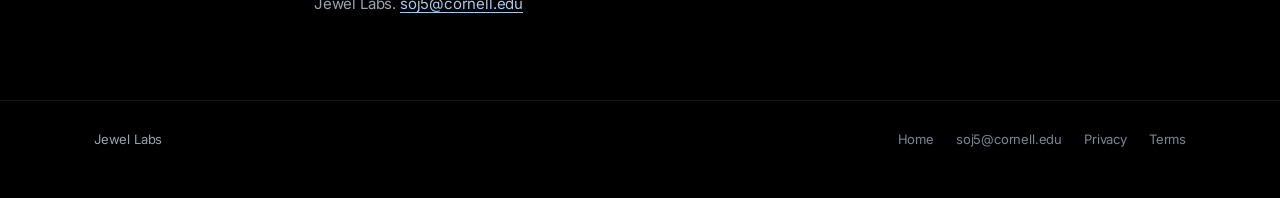
<file: terms.html>
<!DOCTYPE html>
<html lang="en">
<head>
<meta charset="UTF-8" />
<meta name="viewport" content="width=device-width, initial-scale=1.0" />
<meta name="theme-color" content="#000000" />
<title>Terms | Jewel Labs</title>
<meta name="description" content="Terms of use for the Jewel Labs site." />
<link rel="canonical" href="https://grader.jewellabs.io/terms" />
<link rel="icon" href="favicon.svg?v=37" type="image/svg+xml" />
<link rel="preconnect" href="https://fonts.googleapis.com" />
<link rel="preconnect" href="https://fonts.gstatic.com" crossorigin />
<link href="https://fonts.googleapis.com/css2?family=Geist:wght@300;400;500&family=Inter:wght@300;400;500&display=swap" rel="stylesheet" />
<link rel="stylesheet" href="style.css?v=37" />
</head>
<body>
<header class="nav stuck">
  <a class="brand" href="/" aria-label="Jewel Labs">
    <svg viewBox="0 0 24 24" width="18" height="18" aria-hidden="true" fill="none" stroke="currentColor" stroke-width="1.5" stroke-linejoin="round">
      <polygon points="12,2.5 21.5,12 12,21.5 2.5,12"/><polygon points="12,7.5 16.5,12 12,16.5 7.5,12"/>
      <line x1="12" y1="2.5" x2="12" y2="7.5"/><line x1="12" y1="21.5" x2="12" y2="16.5"/>
      <line x1="2.5" y1="12" x2="7.5" y2="12"/><line x1="21.5" y1="12" x2="16.5" y2="12"/>
    </svg>
    <span translate="no">JEWEL&nbsp;LABS</span>
  </a>
  <a class="btn btn--line btn--sm" href="/">Back</a>
</header>
<main class="legal">
<h1>Terms</h1>
<p class="legal__date">Last updated 31 August 2026</p>

<p>These terms cover this website. They do not cover the product. Any supply of an instrument, software or service runs under a separate written agreement, which takes precedence over anything here.</p>

<h2>How to read the grading claims</h2>
<p>The system assigns grades by machine, from measured optical, spectral and dimensional signals. It is an instrument, not a gemmological laboratory, and its output is not a laboratory report. Where value or a filing turns on a grade, treat the record as a measurement and apply your own commercial judgement.</p>
<p>Where the system identifies a stone as laboratory grown, it records it as laboratory grown, in that wording. Disclosure at the point of sale remains the seller’s obligation under the FTC Jewelry Guides at 16 CFR Part 23.</p>

<h2>The documents shown on this site</h2>
<p>The grading report and the due diligence statement on the home page are specimens, marked as such on their face. They illustrate the records the system writes. Neither describes a real stone or a real shipment, and neither is a valid certificate or a valid statement.</p>

<h2>Forward looking statements</h2>
<p>Throughput figures and capabilities described here reflect the system as designed and are targets, not guarantees. Nothing on this site is an offer of securities.</p>

<h2>Intellectual property</h2>
<p>The text, layout, marks and visuals on this site belong to Jewel Labs. You may read it, quote it briefly with attribution, and link to it.</p>

<h2>No warranty on the site</h2>
<p>This site is provided as it is. To the extent the law allows, Jewel Labs is not liable for indirect or consequential loss arising from your use of it. Nothing here limits liability that cannot lawfully be limited.</p>

<h2>Governing law</h2>
<p>These terms are governed by the laws of the State of New York, United States, without regard to conflict of laws rules, and do not remove any protection you have under the mandatory law of your own country of residence.</p>

<h2>Contact</h2>
<p>Jewel Labs. <a href="mailto:soj5@cornell.edu">soj5@cornell.edu</a></p>
</main>
<footer class="foot">
  <div class="foot__row">
  <span class="foot__brand">Jewel Labs</span>
  <nav class="foot__nav" aria-label="Footer">
    <a href="/">Home</a>
    <a href="mailto:soj5@cornell.edu">soj5@cornell.edu</a>
    <a href="privacy.html">Privacy</a>
    <a href="terms.html">Terms</a>
  </nav>
  </div>
</footer>
</body>
</html>
</file>
<file: style.css>
/* ═══════════════════════════════════════════════
   Jewel Labs
   Black ground, icy light, hairline rules.
   ═══════════════════════════════════════════════ */

:root {
  --bg: #000000;
  --panel: #07080A;
  --panel-2: #0C0E13;

  --text: #ECEFF3;
  --text-2: #98A3B1;
  --text-3: #7A8593;   /* 5.6:1 on black */

  --line: rgba(255, 255, 255, 0.085);
  --line-2: rgba(255, 255, 255, 0.16);

  --ice: #A9C9E8;      /* measurement only: the scan sweep and the caret */
  --accent: #C4C6CA;   /* chrome carries no tint */

  /* interactive boundaries need 3:1, decorative hairlines do not */
  --line-int: rgba(255, 255, 255, 0.36);

  --t-micro: 11px;
  --t-sm: 13px;
  --t-body: 15px;
  --t-lede: clamp(15px, 1.6vw, 17px);
  --t-title: 19px;

  --r-card: 4px;
  --pad-card: 28px;

  --maxw: 1140px;
  --wide: 1140px;
  --font: 'Inter', system-ui, -apple-system, BlinkMacSystemFont, sans-serif;
  --display: 'Geist', 'Inter', system-ui, sans-serif;
  --mono: ui-monospace, Menlo, Consolas, monospace;
  --ease: cubic-bezier(0.16, 1, 0.3, 1);
}

*, *::before, *::after { margin: 0; padding: 0; box-sizing: border-box; }

html {
  color-scheme: dark;
  -webkit-text-size-adjust: 100%;
  scroll-behavior: smooth;
  scroll-padding-top: 88px;
}

body {
  font-family: var(--font);
  background: var(--bg);
  color: var(--text);
  line-height: 1.6;
  letter-spacing: -0.011em;
  -webkit-font-smoothing: antialiased;
  -moz-osx-font-smoothing: grayscale;
  overflow-x: hidden;
}

a, button, input, [role="button"] {
  touch-action: manipulation;
  -webkit-tap-highlight-color: rgba(169, 201, 232, 0.18);
}
a { color: inherit; text-decoration: none; }
img, svg, canvas { display: block; max-width: 100%; }
button, input { font: inherit; }
::selection { background: rgba(169, 201, 232, 0.22); color: #fff; }
::-webkit-scrollbar { width: 9px; }
::-webkit-scrollbar-track { background: var(--bg); }
::-webkit-scrollbar-thumb { background: var(--line-2); }

:focus-visible { outline: 2px solid var(--ice); outline-offset: 3px; border-radius: 2px; }

.sr { position: absolute; width: 1px; height: 1px; overflow: hidden; clip: rect(0 0 0 0); white-space: nowrap; }
.skip { position: absolute; left: -9999px; z-index: 300; background: #fff; color: #000; padding: 12px 18px; }
.skip:focus { left: 12px; top: 12px; }
#main:focus { outline: none; }
.mono { font-family: var(--mono); font-size: 0.92em; letter-spacing: 0.02em; }

/* ── layers ── */
#ambient {
  position: fixed; inset: 0; width: 100%; height: 100%;
  z-index: 0; pointer-events: none;
}
#stage { position: fixed; inset: 0; width: 100%; height: 100%; z-index: 220; pointer-events: none; }
#veil { position: fixed; inset: 0; z-index: 210; background: #000; pointer-events: none; }

/* Pure #000 reads as a hole. A little fixed grain over the dust and under the
   type is what makes it read as a photographed black instead. */
.grain {
  position: fixed; inset: 0; z-index: 1; pointer-events: none; opacity: 0.04;
  background-image: url("data:image/svg+xml,%3Csvg xmlns='http://www.w3.org/2000/svg' width='140' height='140'%3E%3Cfilter id='n'%3E%3CfeTurbulence type='fractalNoise' baseFrequency='0.9' numOctaves='2' stitchTiles='stitch'/%3E%3C/filter%3E%3Crect width='100%25' height='100%25' filter='url(%23n)'/%3E%3C/svg%3E");
  background-size: 140px 140px;
  transform: translateZ(0);
}
@media (prefers-reduced-motion: reduce) { .grain { display: none; } }

.nav, main, .foot { position: relative; z-index: 2; }

/* a faint lattice, in the hero only, so it does not trail the whole scroll */
.hero::before {
  content: ''; position: absolute; inset: 0; z-index: -1; pointer-events: none;
  background-image:
    linear-gradient(to right, rgba(255,255,255,0.02) 1px, transparent 1px),
    linear-gradient(to bottom, rgba(255,255,255,0.02) 1px, transparent 1px);
  background-size: 64px 64px;
  -webkit-mask-image: radial-gradient(ellipse 120% 78% at 50% 42%, #000 0%, #000 34%, transparent 82%);
  mask-image: radial-gradient(ellipse 120% 78% at 50% 42%, #000 0%, #000 34%, transparent 82%);
}

/* ═════════ NAV ═════════ */
.nav {
  position: fixed; top: 0; left: 0; right: 0; z-index: 60;
  display: flex; align-items: center; justify-content: space-between; gap: 24px;
  padding: 18px max(24px, calc((100% - var(--maxw)) / 2));
  padding-left: max(24px, calc((100% - var(--maxw)) / 2), env(safe-area-inset-left));
  padding-right: max(24px, calc((100% - var(--maxw)) / 2), env(safe-area-inset-right));
  border-bottom: 1px solid transparent;
  transition: background 260ms var(--ease), border-color 260ms var(--ease);
}
.nav.stuck {
  background: #000;
  border-bottom-color: var(--line);
}
.brand {
  display: flex; align-items: center; gap: 10px;
  font-size: 12px; font-weight: 500; letter-spacing: 0.17em; color: var(--text);
}
.brand svg { color: var(--accent); flex-shrink: 0; }

/* ═════════ BUTTONS ═════════ */
.btn {
  display: inline-flex; align-items: center; justify-content: center;
  font-size: 14px; font-weight: 450; letter-spacing: -0.005em;
  padding: 12px 24px; min-height: 44px; border-radius: 999px;
  border: 1px solid transparent; white-space: nowrap;
  transition: background 170ms var(--ease), border-color 170ms var(--ease),
              color 170ms var(--ease), transform 170ms var(--ease);
}
.btn--solid { background: #fff; color: #000; }
.btn--solid:hover { background: #E6E8EB; }
.btn--line { border-color: var(--line-int); color: var(--text); }
.btn--line:hover { border-color: rgba(255,255,255,0.34); background: rgba(255,255,255,0.045); }
.btn--sm { padding: 8px 17px; min-height: 36px; font-size: 13px; }
.btn:hover { transform: translateY(-1px); }
.btn:active { transform: translateY(0) scale(0.985); transition-duration: 80ms; }
.btn:disabled { opacity: 0.45; cursor: default; }

/* ═════════ HERO ═════════ */
.hero {
  position: relative;
  min-height: 100svh;
  display: flex; flex-direction: column; align-items: center; justify-content: center;
  text-align: center;
  padding: 112px 24px 88px;
}
.wordmark {
  text-wrap: balance;
  font-family: var(--display);
  font-weight: 400;
  font-size: clamp(44px, 10vw, 118px);
  line-height: 1;
  letter-spacing: -0.042em;
  color: #fff;
}
.js .wordmark { opacity: 0; transition: opacity 900ms var(--ease); }
body.ready .wordmark { opacity: 1; }

.tagline {
  margin-top: clamp(18px, 2.6vw, 28px);
  font-size: clamp(15px, 2vw, 22px);
  font-weight: 300;
  letter-spacing: -0.015em;
  color: var(--text-2);
}
/* The caret box is always in the line, so removing the caret at the end
   cannot shift a centred sentence sideways. Only its colour changes. */
.tagline::after {
  content: '';
  display: inline-block;
  width: 1px; height: 1.02em;
  margin-left: 7px; vertical-align: -0.15em;
  background: transparent;
}
.tagline.caret::after {
  background: var(--ice);
  animation: caret 1.05s steps(1) infinite;
}
@keyframes caret { 0%, 50% { opacity: 1; } 50.01%, 100% { opacity: 0; } }

@media (prefers-reduced-motion: reduce) {
  .tagline.caret::after { background: transparent; animation: none; }
}

.cta { display: flex; flex-wrap: wrap; gap: 11px; justify-content: center; margin-top: clamp(30px, 4.2vw, 48px); }
.js #cta { opacity: 0; transition: opacity 700ms var(--ease) 200ms; }
body.ready #cta { opacity: 1; }

/* ═════════ BANDS ═════════ */
.band {
  max-width: var(--maxw); margin: 0 auto;
  padding: clamp(64px, 9vw, 116px) 24px;
  border-top: 1px solid var(--line);
}
.band--wide { max-width: var(--wide); }
.band--end { padding-top: clamp(96px, 16vh, 190px); padding-bottom: clamp(72px, 10vw, 128px); }
.band__body { min-width: 0; }

/* Heading left, prose right, everything else across both. The h3x layout: it
   fills the band instead of leaving the right half of every section empty. */
@media (min-width: 900px) {
  .band__body {
    display: grid;
    grid-template-columns: minmax(0, 0.78fr) minmax(0, 1fr);
    column-gap: 72px;
    align-items: start;
  }
  .band__head { grid-column: 1; }
  .band__lead { grid-column: 2; }
  .band__body > *:not(.band__head):not(.band__lead) { grid-column: 1 / -1; }
  .band__lead .lede { margin-top: 0; max-width: 60ch; }
  .band__lead .lede + .lede { margin-top: 20px; }
}
.band, .hero { scroll-margin-top: 88px; }

.h2 {
  text-wrap: balance;
  font-family: var(--display);
  font-size: clamp(28px, 4.2vw, 44px);
  font-weight: 500; line-height: 1.08; letter-spacing: -0.035em;
  max-width: 22ch; color: #fff;
}
.h2 em { font-style: normal; font-weight: 400; color: var(--text-2); }
.lede {
  margin-top: 22px; max-width: 58ch;
  font-size: var(--t-lede); line-height: 1.62; color: var(--text-2);
}
.sub { margin-top: 14px; max-width: 58ch; font-size: 15px; line-height: 1.6; color: var(--text-3); }

/* ═════════ SCAN BAY ═════════ */
.bay {
  contain: content;
  margin-top: 40px;
  display: grid; grid-template-columns: 1.2fr 1fr;
  border: 1px solid var(--line);
  border-radius: var(--r-card);
  background: var(--panel);
  overflow: hidden;
}
.bay__view { position: relative; min-height: 400px; }
.bay__view canvas { position: absolute; inset: 0; width: 100%; height: 100%; }
.bay__tag {
  position: absolute; left: 22px; bottom: 20px;
  font-size: var(--t-micro); letter-spacing: 0.14em; text-transform: uppercase; color: var(--text-3);
}
.bay__read { padding: var(--pad-card); border-left: 1px solid var(--line); }
.bay__k {
  font-size: var(--t-micro); font-weight: 500; letter-spacing: 0.14em;
  text-transform: uppercase; color: var(--text-3); margin-bottom: 18px;
}
.readout { list-style: none; }
.readout li {
  display: flex; justify-content: space-between; align-items: baseline; gap: 16px;
  padding: 11px 0; border-bottom: 1px solid var(--line); font-size: 14px;
}
.readout li:last-child { border-bottom: 0; }
.readout span { color: var(--text-3); }
.readout b { font-weight: 450; color: var(--text); font-variant-numeric: tabular-nums; }
/* the value settles in once, and then stays put */
.js .readout b { opacity: 0; transition: opacity 420ms var(--ease); }
.js .readout b.set { opacity: 1; }
.bay__foot { margin-top: 20px; font-size: 12px; color: var(--text-3); }

/* ═════════ CAL ═════════ */
.cal {
  display: block;
  margin-top: 38px;
  border: 1px solid var(--line); border-radius: var(--r-card);
  background: var(--panel); overflow: hidden;
}

/* ═════════ WAITLIST ═════════ */
.wl { display: flex; gap: 10px; margin-top: 28px; max-width: 480px; flex-wrap: wrap; }
.wl__in {
  flex: 1 1 240px; min-height: 44px;
  padding: 12px 20px; border-radius: 999px;
  background: rgba(255,255,255,0.03); border: 1px solid var(--line-int);
  color: var(--text); font-size: 16px;
  transition: border-color 170ms var(--ease);
}
.wl__in::placeholder { color: var(--text-3); }
.wl__in:hover { border-color: rgba(255,255,255,0.3); }
.wl__in.bad { border-color: #E0757C; }
.wl__msg { margin-top: 14px; font-size: 14px; color: var(--ice); min-height: 21px; }
.wl__msg.bad { color: #E0757C; }

/* ═════════ FOOTER ═════════ */
.foot { border-top: 1px solid var(--line); }
.foot__row {
  max-width: var(--maxw); margin: 0 auto;
  padding: 28px 24px calc(48px + env(safe-area-inset-bottom));
  display: flex; justify-content: space-between; gap: 20px; flex-wrap: wrap;
  font-size: 13px; color: var(--text-3);
}
.foot__brand { color: var(--text-2); }
.foot__nav { display: flex; gap: 22px; flex-wrap: wrap; }
.foot__nav a { transition: color 170ms var(--ease); }
.foot__nav a:hover { color: var(--text); }

/* ═════════ REVEAL ═════════ */
.rv { opacity: 0; transform: translateY(14px); }
.rv.in {
  opacity: 1; transform: none;
  transition: opacity 640ms var(--ease), transform 640ms var(--ease);
}

/* ═════════ LEGAL ═════════ */
.legal { max-width: 700px; margin: 0 auto; padding: 140px 24px 84px; position: relative; z-index: 2; }
.legal h1 { font-family: var(--display); font-size: clamp(28px, 4vw, 38px); font-weight: 400; letter-spacing: -0.03em; margin-bottom: 10px; color: #fff; }
.legal__date { font-size: 13px; color: var(--text-3); margin-bottom: 40px; }
.legal h2 {
  font-family: var(--display); font-size: 19px; font-weight: 400; letter-spacing: -0.015em;
  margin: 36px 0 12px; padding-top: 24px; border-top: 1px solid var(--line); color: #fff;
}
.legal p { font-size: var(--t-body); line-height: 1.68; color: var(--text-2); }
.legal p + p { margin-top: 12px; }
.legal a { color: var(--ice); text-decoration: underline; text-underline-offset: 3px; }

/* ═════════ RESPONSIVE ═════════ */
@media (max-width: 900px) {
  .bay { grid-template-columns: 1fr; }
  .bay__view { min-height: 300px; }
  .bay__read { border-left: 0; border-top: 1px solid var(--line); }
}
@media (max-width: 860px) {
  }
@media (max-width: 620px) {
  .band { padding-left: 20px; padding-right: 20px; }
  .h2 { max-width: none; }
  .cal iframe { height: 640px; }
}

/* ═════════ REDUCED MOTION ═════════ */
@media (prefers-reduced-motion: reduce) {
  html { scroll-behavior: auto; }
  *, *::before, *::after {
    animation-duration: 0.01ms !important; animation-iteration-count: 1 !important;
    transition-duration: 0.01ms !important;
  }
  .wordmark, #cta, .rv, .readout b { opacity: 1 !important; transform: none !important; }
  #veil, #stage { display: none !important; }
  .hero__stone { visibility: visible !important; }
}

/* ═════════ BOOKING GATE ═════════ */
.cal iframe { width: 100%; height: 720px; border: 0; display: block; }

/* ═════════ DOCUMENTS ═════════
   Printed on paper, laid on the page. A real report is a sheet with rules and
   a signature, not a grid of dark boxes. */
.sheet {
  contain: content;
  position: relative;
  margin-top: 40px;
  background: #F7F6F2;
  color: #16191D;
  padding: 44px 48px 40px;
  border-radius: 2px;
  box-shadow: 0 1px 0 rgba(255,255,255,0.06), 0 26px 60px rgba(0,0,0,0.6);
  overflow: hidden;
}
.sheet__top {
  display: flex; justify-content: space-between; align-items: flex-start; gap: 28px;
  padding-bottom: 18px; margin-bottom: 26px;
  border-bottom: 2px solid #16191D;
}
.sheet__org {
  font-size: var(--t-micro); font-weight: 500; letter-spacing: 0.22em;
  text-transform: uppercase; color: #5B6470; margin-bottom: 8px;
}
.sheet__kind {
  font-family: var(--display); font-size: 25px; font-weight: 400;
  letter-spacing: -0.02em; line-height: 1.1;
}
.sheet__basis { margin-top: 7px; font-size: var(--t-sm); color: #5B6470; }
.sheet__meta { text-align: right; font-size: var(--t-sm); color: #5B6470; line-height: 1.7; white-space: nowrap; }
.sheet__meta p:first-child { font-variant-numeric: tabular-nums; color: #16191D; }

.sheet__cols { display: grid; grid-template-columns: 1fr 1fr; gap: 0 56px; }
.rows { margin: 0; }
.rows > div {
  display: flex; align-items: baseline; gap: 8px;
  padding: 9px 0;
}
.rows dt { font-size: 13.5px; color: #4A535E; white-space: nowrap; }
.rows i {
  flex: 1 1 auto; height: 0;
  border-bottom: 1px dotted rgba(22,25,29,0.32);
  transform: translateY(-3px);
}
.rows dd {
  margin: 0; font-size: 14px; font-weight: 500; color: #16191D;
  font-variant-numeric: tabular-nums; white-space: nowrap;
}

.sheet__dec {
  margin-top: 26px; padding-top: 22px; border-top: 1px solid rgba(22,25,29,0.16);
  font-size: 14px; line-height: 1.72; color: #2C333B; max-width: 68ch;
}
.sheet__note {
  margin-top: 18px; font-size: var(--t-sm); line-height: 1.7; color: #5B6470; max-width: 72ch;
}
.sheet__foot {
  margin-top: 34px; padding-top: 20px; padding-bottom: 58px;
  border-top: 1px solid rgba(22,25,29,0.16);
  display: flex; justify-content: space-between; align-items: flex-end; gap: 24px;
}
.sheet__sig {
  font-size: 17px; padding-bottom: 7px;
  border-bottom: 1px solid #16191D; display: inline-block; min-width: 240px;
}
.sheet__cap { margin-top: 9px; font-size: 12px; color: #5B6470; }
.seal {
  width: 62px; height: 62px; border-radius: 50%;
  border: 1.5px solid rgba(22,25,29,0.42);
  display: grid; place-items: center; flex-shrink: 0;
}
.seal span {
  font-size: 15px; font-weight: 500; letter-spacing: 0.08em; color: #2C333B;
}
.sheet__stamp {
  position: absolute; bottom: 34px; left: 48px;
  font-size: var(--t-micro); font-weight: 500; letter-spacing: 0.24em;
  text-transform: uppercase; color: rgba(180, 60, 60, 0.5);
  border: 1px solid rgba(180, 60, 60, 0.32); border-radius: 2px;
  padding: 5px 11px; transform: rotate(-6deg);
  pointer-events: none;
}

/* ═════════ HERO STONE ═════════ */
.hero__stone {
  width: min(420px, 66vw);
  height: clamp(180px, 26vh, 280px);
  margin-bottom: clamp(2px, 1.4vh, 18px);
}
.hero__stone canvas { width: 100%; height: 100%; }
/* hidden until the intro hands over, so the two canvases never double expose */
.js .hero__stone { visibility: hidden; }
.js body.stone-home .hero__stone,
body.stone-home .hero__stone { visibility: visible; }

.kicker {
  font-size: var(--t-micro); font-weight: 500; letter-spacing: 0.2em;
  text-transform: uppercase; color: var(--accent); margin-bottom: 14px;
}

@media (max-width: 720px) {
  .sheet { padding: 32px 24px 30px; }
  .sheet__cols { grid-template-columns: 1fr; gap: 0; }
  .sheet__top { flex-direction: column; gap: 14px; }
  .sheet__meta { text-align: left; white-space: normal; }
  .rows dt { white-space: normal; }
  .rows > div { flex-wrap: wrap; }
  .sheet__stamp { bottom: 22px; left: 24px; }
  .sheet__sig { min-width: 0; }
  .rows dd { white-space: normal; }
}

.cal__alt { margin-top: 16px; font-size: var(--t-sm); }
.cal__alt a { color: var(--text-3); text-decoration: underline; text-underline-offset: 4px; }
.cal__alt a:hover { color: var(--text); }

/* ═════════ CHAIN ═════════ */

/* ═════════ FIGURES ═════════ */
/* A band, not a snapshot. Cropped wide, held to a fixed height, graded down so
   the blacks sit on the page black, and the left and right edges masked away so
   the photograph melts into the page instead of ending on a hard rectangle. */
.figure { margin: 38px 0 0; overflow: hidden; }
.figure img, .figure__v {
  display: block;
  width: 100%;
  /* the box carries the media's own shape and the fit is contain, so nothing
     is ever sliced. Any letterbox is black against a black page. */
  height: auto;
  aspect-ratio: 1600 / 659;
  max-height: 400px;
  object-fit: contain;
  object-position: center;
  background: var(--bg);
  filter: contrast(1.10) brightness(0.66) saturate(0.80);
  -webkit-mask-image:
    linear-gradient(to right, transparent 0, #000 12%, #000 88%, transparent 100%),
    linear-gradient(to bottom, transparent 0, #000 15%, #000 78%, transparent 100%);
          mask-image:
    linear-gradient(to right, transparent 0, #000 12%, #000 88%, transparent 100%),
    linear-gradient(to bottom, transparent 0, #000 15%, #000 78%, transparent 100%);
  -webkit-mask-composite: source-in;
          mask-composite: intersect;
  transform: scale(1.07);
}
/* A slow drift across the frame, the way a cut of footage moves rather than a
   photograph sitting still. Transform only, and it runs only while the band is
   on screen, so it costs nothing when it is not being looked at. */
@keyframes drift {
  0%   { transform: scale(1.07) translate3d(-1.4%, 0, 0); }
  50%  { transform: scale(1.13) translate3d(1.4%, 0, 0); }
  100% { transform: scale(1.07) translate3d(-1.4%, 0, 0); }
}
.figure.in img { animation: drift 30s ease-in-out infinite; }
/* the clip carries its own move, so it must not also drift.
   contain, not cover: the clip is 12/5 only at one width, and cover was
   slicing the top and bottom off the stone. Its own black ground is
   indistinguishable from the page, so letterboxing costs nothing. */
.figure__v, .figure.in .figure__v { animation: none; transform: none; }
.figure__v {
  object-fit: contain;
  background: var(--bg);
  aspect-ratio: 1400 / 552;
  max-height: 400px;
}
@media (prefers-reduced-motion: reduce) {
  .figure img, .figure.in img, .figure__v { transform: none; animation: none; }
}
.figure figcaption {
  margin-top: 16px;
  font-size: var(--t-sm);
  line-height: 1.65;
  color: var(--text-3);
  max-width: 66ch;
}


/* ═════════ SPECIFICATIONS ═════════
   Closed until asked for. Native details/summary, so it works with no JS,
   keyboard opens it, and there is nothing to lag. */
.spec { margin-top: 28px; border-top: 1px solid var(--line); }
.spec > summary {
  display: flex; align-items: center; gap: 11px;
  padding: 18px 0; cursor: pointer; list-style: none;
  font-size: var(--t-micro); font-weight: 500;
  letter-spacing: 0.14em; text-transform: uppercase; color: var(--text-2);
  transition: color 170ms var(--ease);
}
.spec > summary::-webkit-details-marker { display: none; }
.spec > summary:hover { color: var(--text); }
.spec__arrow {
  width: 7px; height: 7px; flex-shrink: 0;
  border-right: 1px solid currentColor; border-bottom: 1px solid currentColor;
  transform: rotate(-45deg); transform-origin: 60% 60%;
  transition: transform 240ms var(--ease);
}
.spec[open] > summary .spec__arrow { transform: rotate(45deg); }
.spec__body { padding-bottom: 30px; }
.spec__grid { display: grid; grid-template-columns: 1fr 1fr; gap: 0 56px; }
.spec__k {
  font-size: var(--t-micro); font-weight: 500; letter-spacing: 0.14em;
  text-transform: uppercase; color: var(--text-3);
  padding-bottom: 12px; border-bottom: 1px solid var(--line-2); margin-bottom: 4px;
}
.spec__k--wide { margin-top: 34px; }
.spec__rows { margin: 0; }
/* label left, value right, same size and weight. Alignment carries it. */
.spec__rows > div {
  display: flex; justify-content: space-between; gap: 24px;
  padding: 10px 0; border-bottom: 1px solid var(--line);
}
.spec__rows dt { font-size: 14px; color: var(--text-3); }
.spec__rows dd {
  margin: 0; font-size: 14px; color: var(--text-2);
  text-align: right; font-variant-numeric: tabular-nums;
}
.spec__foot {
  margin-top: 22px; font-size: var(--t-sm); line-height: 1.7;
  color: var(--text-3); max-width: 74ch;
}

/* the mark that signs the statement */
.mark {
  display: flex; align-items: center; gap: 10px; flex-shrink: 0;
  color: #2C333B;
}
.mark span {
  font-size: var(--t-micro); font-weight: 500;
  letter-spacing: 0.16em; text-transform: uppercase; white-space: nowrap;
}
.sheet__dec--run { margin-top: 14px; padding-top: 0; border-top: 0; }

@media (max-width: 860px) {
  .spec__grid { grid-template-columns: 1fr; gap: 0; }
  .spec__k--wide { margin-top: 26px; }
}
@media (max-width: 720px) {
  .mark span { display: none; }
}

/* ═════════ FLOW ═════════
   The whole business as four marks on one line. A connecting hairline draws
   itself left to right as the section arrives, then each step lifts in behind
   it. Transform and opacity only, so it runs on the compositor. */
.flow {
  list-style: none;
  margin-top: 52px;
  display: grid;
  grid-template-columns: repeat(4, minmax(0, 1fr));
  gap: 0 28px;
  position: relative;
}
/* the rail the steps sit on */
/* Drawn and visible by default. Only the reveal script, which alone adds .rv,
   is allowed to hide them, so a script that never runs leaves the diagram on
   the page rather than four invisible steps. */
.flow::before {
  content: '';
  position: absolute;
  left: 0; right: 0; top: 17px;
  height: 1px;
  background: var(--line-2);
  transform-origin: left center;
}
.flow.rv::before { transform: scaleX(0); }
.flow.rv.in::before { transform: scaleX(1); transition: transform 780ms var(--ease) 60ms; }
.flow--scroll::before { transform: scaleX(var(--p, 0)); }

.flow__step { position: relative; padding-top: 42px; }
.flow.rv .flow__step { opacity: 0; transform: translateY(12px); }
.flow.rv.in .flow__step {
  opacity: 1; transform: none;
  transition: opacity 520ms var(--ease), transform 520ms var(--ease);
}
.flow.rv.in .flow__step:nth-child(1) { transition-delay: 180ms; }
.flow.rv.in .flow__step:nth-child(2) { transition-delay: 280ms; }
.flow.rv.in .flow__step:nth-child(3) { transition-delay: 380ms; }
.flow.rv.in .flow__step:nth-child(4) { transition-delay: 480ms; }

/* the mark on the rail, its black fill hiding the line beneath it */
/* a mark on the rail, nothing more. An icon per step read as clip art. */
.flow__dot {
  position: absolute; top: 11px; left: 0;
  width: 13px; height: 13px;
  background: var(--bg);
  box-shadow: 0 0 0 4px var(--bg);
}
.flow__dot::after {
  content: ''; position: absolute; inset: 4px;
  background: var(--text-2); border-radius: 50%;
}
.flow__step:first-child .flow__dot::after { background: #fff; }

.flow__n {
  display: block;
  font-size: var(--t-micro); font-weight: 500; letter-spacing: 0.14em;
  color: var(--text-3); font-variant-numeric: tabular-nums;
}
.flow__t {
  display: block; margin-top: 9px;
  font-family: var(--display); font-size: 20px; font-weight: 400;
  letter-spacing: -0.02em; color: #fff;
}
.flow__b {
  display: block; margin-top: 10px;
  font-size: 14px; line-height: 1.56; color: var(--text-2);
  max-width: 26ch;
}

@media (max-width: 860px) {
  .flow { grid-template-columns: 1fr; gap: 0; margin-top: 40px; }
  /* the rail turns vertical when the steps stack */
  .flow::before {
    left: 6px; right: auto; top: 0; bottom: 0;
    width: 1px; height: auto;
    transform-origin: top center;
  }
  .flow.rv::before { transform: scaleY(0); }
  .flow.rv.in::before { transform: scaleY(1); transition: transform 780ms var(--ease) 60ms; }
  .flow__step { padding: 0 0 34px 40px; }
  .flow__step:last-child { padding-bottom: 0; }
  .flow__dot { top: 5px; }
  .flow__b { max-width: none; }
}

@media (prefers-reduced-motion: reduce) {
  .flow::before, .flow.rv::before, .flow.rv.in::before { transform: none; transition: none; }
  .flow__step, .flow.rv .flow__step { opacity: 1; transform: none; transition: none; }
}

/* ═════════ FOOTER MARK ═════════ */
.foot__brand { display: inline-flex; align-items: center; gap: 10px; }
.foot__brand svg { color: var(--accent); flex-shrink: 0; }
.foot__brand:hover { color: #fff; }

/* ═════════ ONWARD ═════════ */
.onward {
  display: flex; align-items: center; justify-content: space-between; gap: 24px;
  /* it arrives on its own beat, a scroll after the photograph */
  margin-top: clamp(80px, 14vh, 160px);
  padding: 26px 26px 26px 28px;
  border: 1px solid var(--line);
  border-radius: var(--r-card);
  transition: border-color 220ms var(--ease), background 220ms var(--ease);
}
.onward:hover { border-color: var(--line-2); background: rgba(255,255,255,0.03); }
.onward__x { display: flex; flex-direction: column; gap: 7px; }
.onward__k {
  font-size: var(--t-micro); font-weight: 500; letter-spacing: 0.16em;
  text-transform: uppercase; color: var(--text-3);
}
.onward__t { font-size: var(--t-body); color: var(--text); }
.onward__k { white-space: nowrap; }
/* a real target, so it reads as something to click rather than a caption */
.onward__go {
  flex-shrink: 0;
  width: 40px; height: 40px;
  display: grid; place-items: center;
  border: 1px solid var(--line-int);
  border-radius: 50%;
  color: var(--text-2);
  transition: transform 260ms var(--ease), border-color 200ms var(--ease), color 200ms var(--ease);
}
.onward:hover .onward__go,
.onward:focus-visible .onward__go {
  transform: translate3d(3px, -3px, 0);
  border-color: #fff; color: #fff;
}
/* one nudge when it arrives, so the affordance is noticed. It does not loop. */
.onward.rv.in .onward__go { animation: nudge 1500ms var(--ease) 900ms 2; }
@keyframes nudge {
  0%, 100% { transform: none; }
  45%      { transform: translate3d(4px, -4px, 0); }
}
@media (prefers-reduced-motion: reduce) {
  .onward.rv.in .onward__go { animation: none; }
}

/* ═════════ STATE ═════════ */
.state { display: flex; flex-wrap: wrap; margin-top: 34px; border-top: 1px solid var(--line); }
.state > div { display: flex; align-items: baseline; gap: 12px; padding: 16px 34px 0 0; }
.state dt {
  font-size: var(--t-micro); font-weight: 500; letter-spacing: 0.16em;
  text-transform: uppercase; color: var(--text-3);
}
.state dd { margin: 0; font-size: var(--t-sm); color: var(--text); }

/* the parent site, last in the row so it is the rightmost thing on the page */
.foot__home { color: var(--text); }
.foot__home:hover { color: #fff; }

/* ═════════ PINNED FLOW ═════════
   The section holds still while the four steps arrive one per scroll, left to
   right, and the rail draws itself at exactly the rate you scroll. Everything
   is driven from one number, so there is no timeline to fall out of step with.

   Fail-open: the dimming only exists under .flow--scroll, which nothing but the
   scroll script adds. No script, no pin, and all four steps simply sit there. */
.pin { position: relative; }

@media (min-width: 861px) and (prefers-reduced-motion: no-preference) {
  .band--pin { padding-top: 0; padding-bottom: 0; }
  .pin { height: 200vh; }
  .pin__stage {
    position: sticky; top: 0;
    transform: translateZ(0);
    min-height: 100vh;
    display: flex; flex-direction: column; justify-content: center;
    padding: 120px 0 80px;
  }
  .flow--scroll .flow__step {
    opacity: 0.13;
    transform: translateY(10px);
    transition: opacity 900ms var(--ease), transform 900ms var(--ease);
  }
  .flow--scroll .flow__step.on { opacity: 1; transform: none; }
  /* the rail is driven straight off scroll position, so it must not ease */
  .flow--scroll::before { transition: none; }
  .flow--scroll .flow__dot::after {
    background: var(--text-3);
    transition: background 700ms var(--ease);
  }
  .flow--scroll .flow__step.on .flow__dot::after { background: #fff; }
}

/* the last thing before the calendar arrives on its own, slowly */
.onward.rv { opacity: 0; transform: translateY(18px); }
.onward.rv.in {
  opacity: 1; transform: none;
  transition: opacity 1100ms var(--ease) 120ms, transform 1100ms var(--ease) 120ms;
}

/* the hardware render is already dark and matte, so the band grade that was
   tuned for a bright photograph crushes it. It keeps its own. */
.figure--hw img {
  filter: contrast(1.04) brightness(1.02) saturate(0.94);
  max-height: 460px;
}

/* ═════════ TRACKS ═════════
   Four short blocks on the existing hairline grid. No new visual language:
   same tracked label, same body colour and measure as the flow steps. */
.tracks {
  list-style: none;
  display: grid;
  grid-template-columns: 1fr 1fr;
  gap: 0 56px;
  margin-top: 40px;
  border-top: 1px solid var(--line);
}
.tracks__t {
  display: flex; flex-direction: column; gap: 10px;
  padding: 26px 0;
  border-bottom: 1px solid var(--line);
}
.tracks__k {
  font-size: var(--t-micro); font-weight: 500;
  letter-spacing: 0.14em; text-transform: uppercase; color: var(--text);
}
.tracks__b {
  font-size: 14.5px; line-height: 1.62; color: var(--text-2); max-width: 46ch;
}
@media (max-width: 860px) {
  .tracks { grid-template-columns: 1fr; gap: 0; }
  .tracks__b { max-width: none; }
}

/* the heads sit inside the machine section, so they start tighter than a
   section-level tracks grid */
.tracks--heads { margin-top: 34px; }
</file>
